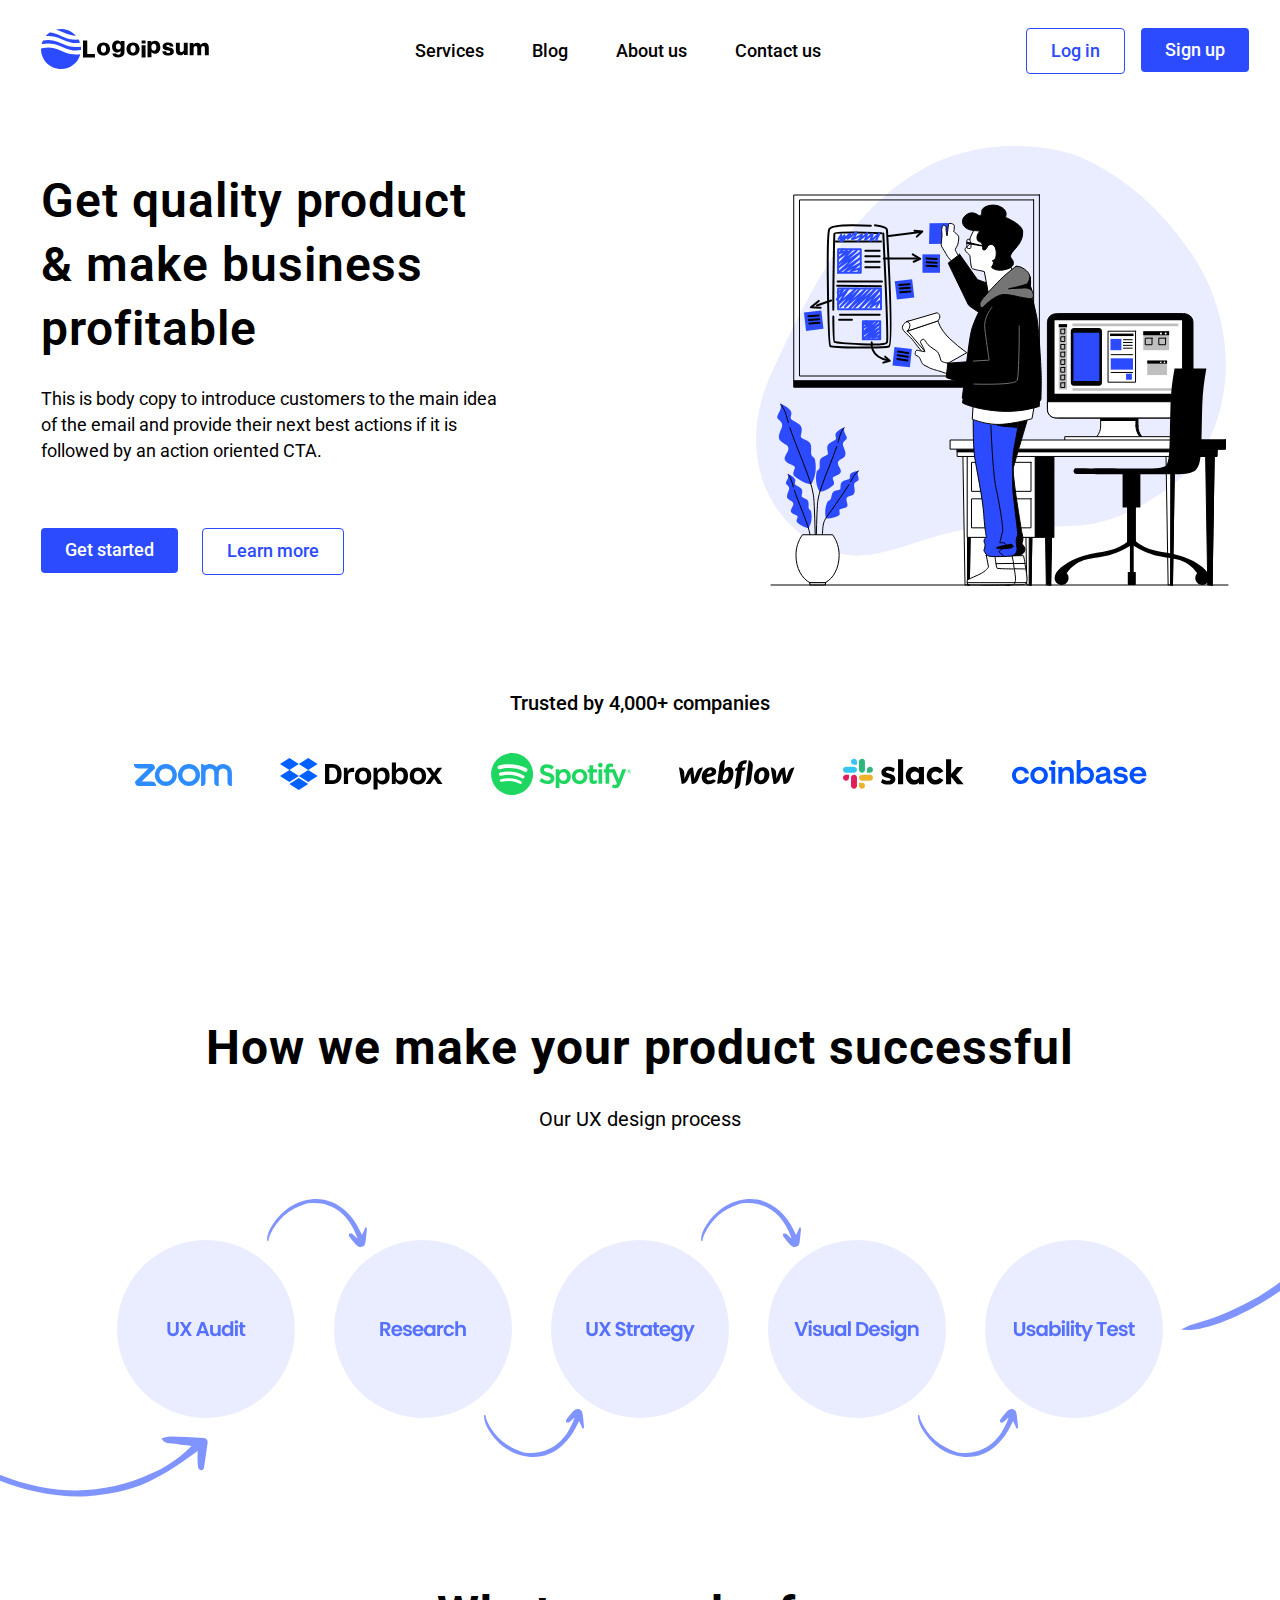
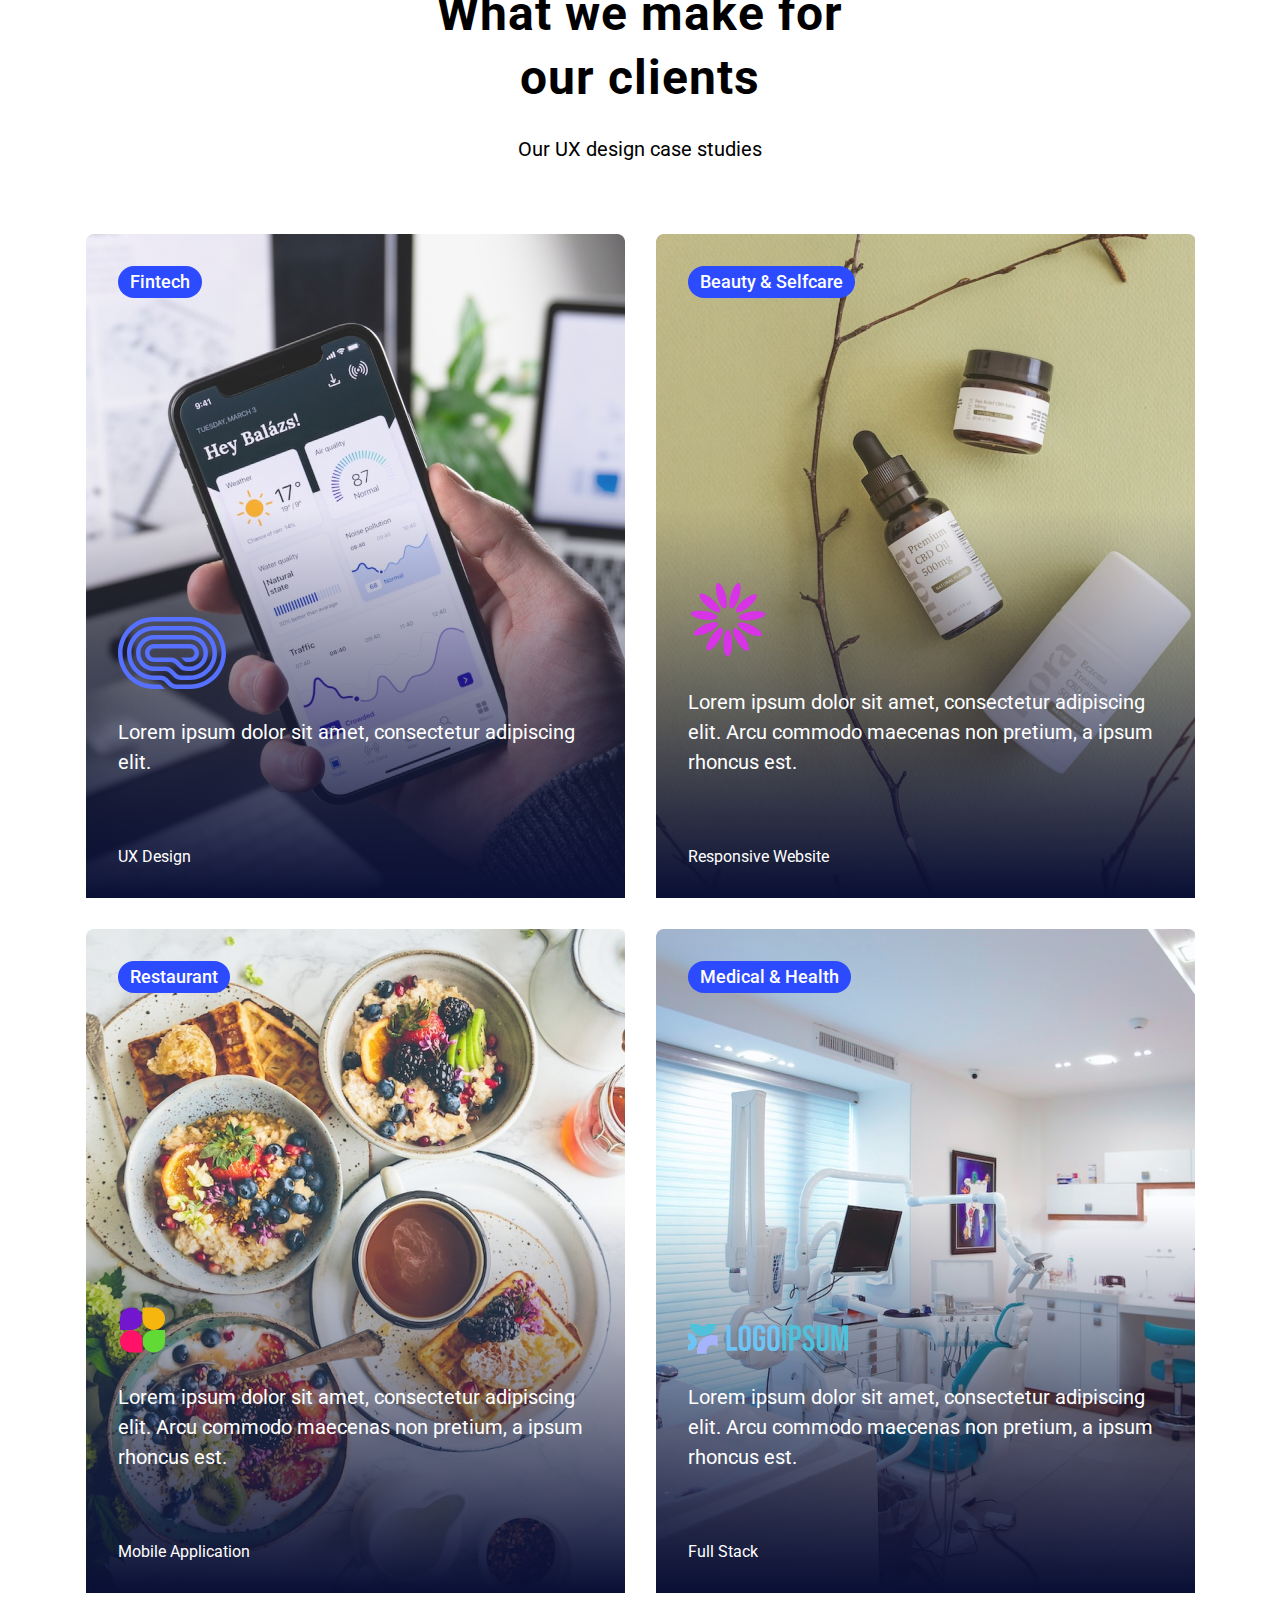
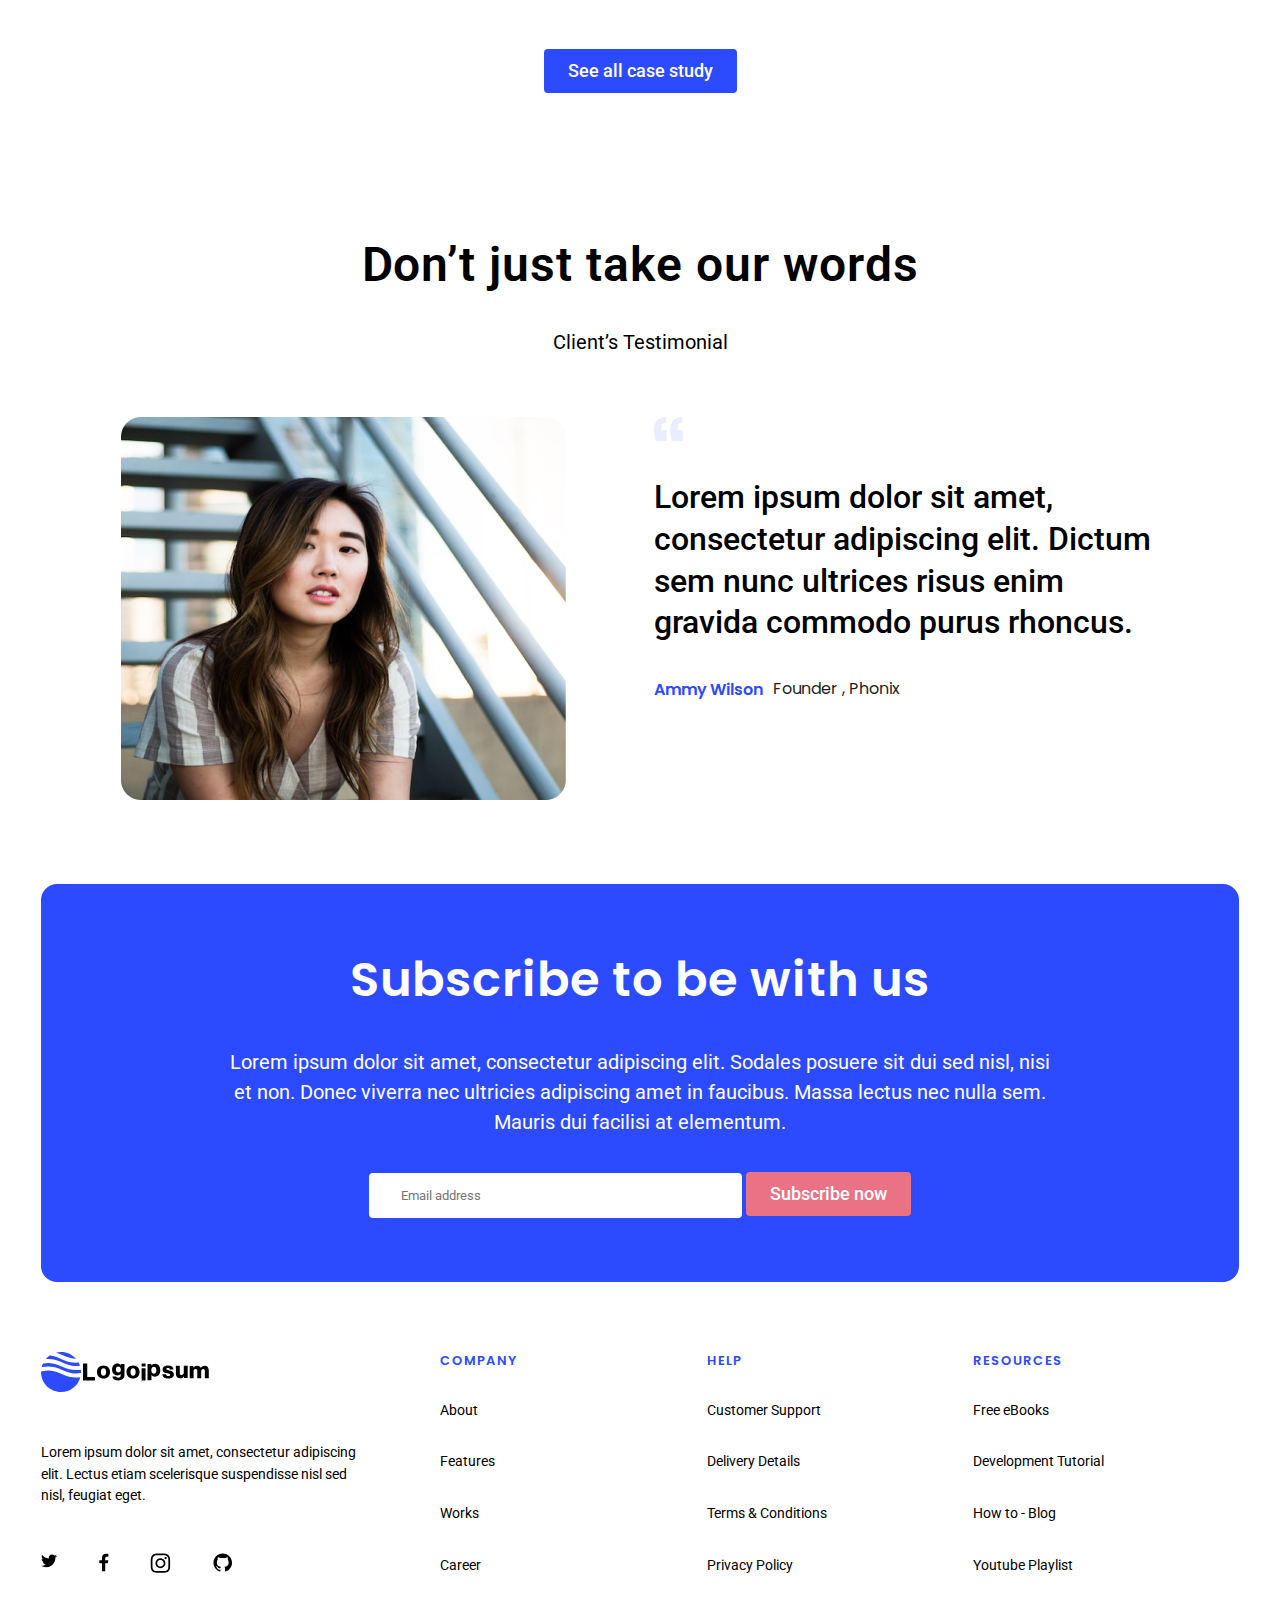
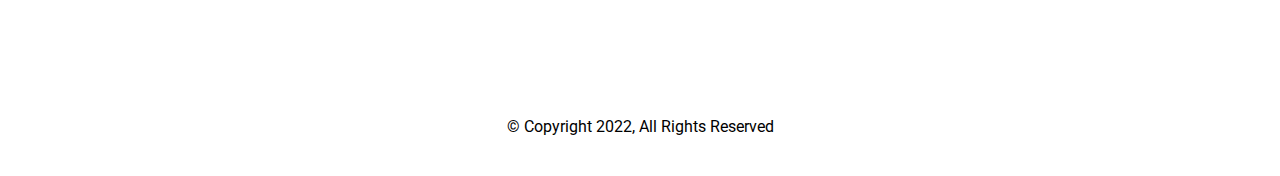
<file: index.html>
<!DOCTYPE html>
<html lang="en">
  <head>
    <meta charset="UTF-8" />
    <meta name="viewport" content="width=device-width, initial-scale=1.0" />

    <!-- fonts -->
    <link rel="preconnect" href="https://fonts.googleapis.com" />
    <link rel="preconnect" href="https://fonts.gstatic.com" crossorigin />
    <link
      href="https://fonts.googleapis.com/css2?family=Poppins:ital,wght@0,100;0,200;0,300;0,400;0,500;0,600;0,700;0,800;0,900;1,100;1,200;1,300;1,400;1,500;1,600;1,700;1,800;1,900&family=Roboto:ital,wght@0,100;0,300;0,400;0,500;0,700;0,900;1,100;1,300;1,400;1,500;1,700;1,900&display=swap"
      rel="stylesheet"
    />
    <!-- css -->
    <link rel="stylesheet" href="css/style.css" />
    <title>Portfolio Demo Site</title>
  </head>
  <body>
    <div class="container">
      <!-- header area -->

      <header>
        <div class="main-header-nav-area">
          <!-- main nav start -->

          <!-- page logo -->
          <div class="nav-logo-area">
            <a href="index.html">
              <img src="img/main-logo.svg" alt="" />
            </a>
          </div>
          <!-- hamburger button -->
          <div class="hamburger-icon">
            <a href="#">
              <img src="img/hamburger-icon.png" alt="" />
            </a>
          </div>
          <!-- cross button -->
          <div class="cross-icon">
            <a href="#">
              <img src="img/cross-icon.png" alt="" />
            </a>
          </div>

          <!-- nav area -->
          <div class="main-nav-area">
            <ul>
              <li>
                <a href="pages/service.html"> Services </a>
              </li>
              <li>
                <a href="pages/blog.html"> Blog </a>
              </li>
              <li>
                <a href="pages/about-us.html"> About us </a>
              </li>
              <li>
                <a href="pages/contact-us.html"> Contact us </a>
              </li>
            </ul>
          </div>

          <!-- nav login buttons -->
          <div class="main-nav-button-area">
            <div class="nav-btn">
              <a href="#" class="btn btn-secondary">Log in</a>
            </div>
            <div class="nav-btn">
              <a href="#" class="btn btn-Primary">Sign up </a>
            </div>
          </div>

          <!-- main nav end -->
        </div>
        <div class="header-offset"></div>
      </header>

      <!-- home hero area -->

      <section class="home-hero-area">
        <!-- home hero left side -->
        <div class="home-hero-header-with-buttons">
          <div class="hero-header">
            <h1>Get quality product & make business profitable</h1>
          </div>
          <div class="hero-discription">
            <p>
              This is body copy to introduce customers to the main idea of the
              email and provide their next best actions if it is followed by an
              action oriented CTA.
            </p>
          </div>
          <div class="home-hero-button-area">
            <div class="home-hero-button">
              <a href="#" class="btn btn-Primary">Get started</a>
            </div>
            <div class="home-hero-button">
              <a href="#" class="btn btn-secondary">Learn more</a>
            </div>
          </div>
        </div>

        <!-- home hero right side -->
        <div class="hero-image-area">
          <div class="hero-image">
            <embed src="img/Hero Illustration.svg" type="" />
          </div>
        </div>
      </section>

      <!-- home logo area -->

      <section class="home-logo-area">
        <div class="logo-area-header">
          <p>Trusted by 4,000+ companies</p>
        </div>
        <div class="logo-icon-area">
          <div class="logo-icon">
            <a href="#">
              <img src="img/zoom-logo.svg" type="" />
            </a>
          </div>
          <div class="logo-icon">
            <a href="#">
              <img src="img/drop-box-logo.svg" type="" />
            </a>
          </div>
          <div class="logo-icon">
            <a href="#">
              <img src="img/spotify-logo.svg" type="" />
            </a>
          </div>
          <div class="logo-icon">
            <a href="#">
              <img src="img/webflow.svg" type="" />
            </a>
          </div>
          <div class="logo-icon">
            <a href="#">
              <img src="img/slack.svg" type="" />
            </a>
          </div>
          <div class="logo-icon">
            <a href="#">
              <img src="img/coinbase-logo.svg" type="" />
            </a>
          </div>
        </div>
      </section>

      <!-- workflow graphic area -->

      <section class="workflow-graphic-header-and-graph-area">
        <div class="home-workflow-header">
          <h1>How we make your product successful</h1>
        </div>
        <div class="home-workflow-details">
          <p>Our UX design process</p>
        </div>
        <div class="home-workflow-graph">
          <div class="home-workflow-step-1">
            <embed
              class="design-process-arrow"
              src="img/purple-arrow-01.svg"
              type=""
            />
            <embed src="img/UX Audit.svg" type="" />
          </div>
          <div class="home-workflow-step-2">
            <embed
              class="design-process-arrow"
              src="img/purple-arrow-02.svg"
              type=""
            />
            <embed src="img/Research.svg" type="" />
          </div>
          <div class="home-workflow-step-3">
            <embed
              class="design-process-arrow"
              src="img/purple-arrow-03.svg"
              type=""
            />
            <embed src="img/UX Strategy.svg" type="" />
          </div>
          <div class="home-workflow-step-4">
            <embed
              class="design-process-arrow"
              src="img/purple-arrow-04.svg"
              type=""
            />
            <embed src="img/visual-design.svg" type="" />
          </div>
          <div class="home-workflow-step-5">
            <embed
              class="design-process-arrow"
              src="img/purple-arrow-05.svg"
              type=""
            />
            <embed src="img/usability-Test.svg" type="" />
            <embed
              class="design-process-arrow-last"
              src="img/purple-arrow-06.svg"
              type=""
            />
          </div>
        </div>
      </section>

      <!-- Home case study area -->

      <section class="home-case-study-area">
        <div class="case-study-header">
          <h1>What we make for our clients</h1>
        </div>

        <div class="case-study-details">
          <p>Our UX design case studies</p>
        </div>

        <div class="case-study-article-area">
          <div class="case-study-card">
            <a href="#">
              <div class="case-study-card-inner-1">
                <div class="case-study-pill">
                  <a href="#" class="btn btn-pill btn-Primary">Fintech</a>
                </div>
                <div class="case-study-details-with-logo">
                  <div class="case-study-logo">
                    <a href="#">
                      <img src="img/case-study-logo-01.svg" type="" />
                    </a>
                  </div>
                  <div class="case-study-details">
                    <p>
                      Lorem ipsum dolor sit amet, consectetur adipiscing elit.
                    </p>
                  </div>
                  <div class="case-study-service-type">
                    <p>UX Design</p>
                  </div>
                </div>
              </div>
            </a>
          </div>

          <div class="case-study-card">
            <a href="#">
              <div class="case-study-card-inner-2">
                <div class="case-study-pill">
                  <a href="#" class="btn btn-pill btn-Primary"
                    >Beauty & Selfcare</a
                  >
                </div>
                <div class="case-study-details-with-logo">
                  <div class="case-study-logo">
                    <a href="#">
                      <img src="img/case-study-logo-02.svg" type="" />
                    </a>
                  </div>
                  <div class="case-study-details">
                    <p>
                      Lorem ipsum dolor sit amet, consectetur adipiscing elit.
                      Arcu commodo maecenas non pretium, a ipsum rhoncus est.
                    </p>
                  </div>
                  <div class="case-study-service-type">
                    <p>Responsive Website</p>
                  </div>
                </div>
              </div>
            </a>
          </div>

          <div class="case-study-card">
            <a href="#">
              <div class="case-study-card-inner-3">
                <div class="case-study-pill">
                  <a href="#" class="btn btn-pill btn-Primary">Restaurant</a>
                </div>
                <div class="case-study-details-with-logo">
                  <div class="case-study-logo">
                    <a href="#">
                      <img src="img/case-study-logo-03.svg" type="" />
                    </a>
                  </div>
                  <div class="case-study-details">
                    <p>
                      Lorem ipsum dolor sit amet, consectetur adipiscing elit.
                      Arcu commodo maecenas non pretium, a ipsum rhoncus est.
                    </p>
                  </div>
                  <div class="case-study-service-type">
                    <p>Mobile Application</p>
                  </div>
                </div>
              </div>
            </a>
          </div>

          <div class="case-study-card">
            <a href="#">
              <div class="case-study-card-inner-4">
                <div class="case-study-pill">
                  <a href="#" class="btn btn-pill btn-Primary"
                    >Medical & Health</a
                  >
                </div>
                <div class="case-study-details-with-logo">
                  <div class="case-study-logo">
                    <a href="#">
                      <img src="img/case-study-logo-04.svg" type="" />
                    </a>
                  </div>
                  <div class="case-study-details">
                    <p>
                      Lorem ipsum dolor sit amet, consectetur adipiscing elit.
                      Arcu commodo maecenas non pretium, a ipsum rhoncus est.
                    </p>
                  </div>
                  <div class="case-study-service-type">
                    <p>Full Stack</p>
                  </div>
                </div>
              </div>
            </a>
          </div>
        </div>

        <div class="case-study-button-are">
          <div class="case-study-button">
            <a href="#" class="btn btn-Primary"> See all case study </a>
          </div>
        </div>
      </section>

      <!-- testimonial area -->

      <section class="testimonial-area">
        <div class="testimonial-header">
          <h1>Don’t just take our words</h1>
        </div>
        <div class="testimonial-details">
          <p>Client’s Testimonial</p>
        </div>
        <div class="testimonial-card-area">
          <div class="testimonial-card">
            <div class="testimonial-card-image">
              <embed src="img/home-testimonial.jpg" type="" />
            </div>
            <div class="testimonial-card-details">
              <embed src="img/testimonial-q.svg" type="" />
              <h4>
                Lorem ipsum dolor sit amet, consectetur adipiscing elit. Dictum
                sem nunc ultrices risus enim gravida commodo purus rhoncus.
              </h4>
              <div class="testimonial-person-details">
                <div class="person-name">
                  <p>Ammy Wilson</p>
                </div>
                <div class="person-position">
                  <p>Founder , Phonix</p>
                </div>
              </div>
            </div>
          </div>
        </div>
      </section>

      <!-- newsletter area -->

      <section class="newsletter-area">
        <div class="newsletter-header">
          <h1>Subscribe to be with us</h1>
        </div>
        <div class="newsletter-details">
          <p>
            Lorem ipsum dolor sit amet, consectetur adipiscing elit. Sodales
            posuere sit dui sed nisl, nisi et non. Donec viverra nec ultricies
            adipiscing amet in faucibus. Massa lectus nec nulla sem. Mauris dui
            facilisi at elementum.
          </p>
        </div>
        <div class="newsletter-form">
          <form>
            <input
              class="newsletter-signup-form"
              type="text"
              placeholder="Email address"
            />
            <button class="newsletter-button btn btn-Tertiary">
              Subscribe now
            </button>
          </form>
        </div>
      </section>

      <!-- footer-area-start  -->

      <!-- main footer area -->

      <section class="main-footer-area">
        <div class="company-details-area">
          <div class="footer-logo-area">
            <a href="index.html">
              <img src="img/main-logo.svg" type="" />
            </a>
          </div>
          <div class="footer-details-area">
            <p>
              Lorem ipsum dolor sit amet, consectetur adipiscing elit. Lectus
              etiam scelerisque suspendisse nisl sed nisl, feugiat eget.
            </p>
          </div>
          <div class="footer-social-logo-area">
            <div class="footer-social-logo">
              <a href="#">
                <img src="img/logo-twitter 2.svg" type="" />
              </a>
            </div>
            <div class="footer-social-logo">
              <a href="#">
                <img src="img/logo-fb-simple 2.svg" type="" />
              </a>
            </div>
            <div class="footer-social-logo">
              <a href="#">
                <img src="img/instagram-logo.svg" type="" />
              </a>
            </div>
            <div class="footer-social-logo">
              <a href="#">
                <img src="img/github.svg" type="" />
              </a>
            </div>
          </div>
        </div>
        <div class="footer-link-area">
          <div class="footer-link-col">
            <div class="col-header">
              <p>COMPANY</p>
            </div>
            <div class="footer-links">
              <ul>
                <li>
                  <a href="#">About</a>
                </li>
                <li>
                  <a href="#">Features</a>
                </li>
                <li>
                  <a href="#">Works</a>
                </li>
                <li>
                  <a href="#">Career</a>
                </li>
              </ul>
            </div>
          </div>
          <div class="footer-link-col">
            <div class="col-header">
              <p>HELP</p>
            </div>
            <div class="footer-links">
              <ul>
                <li>
                  <a href="#">Customer Support</a>
                </li>
                <li>
                  <a href="#">Delivery Details</a>
                </li>
                <li>
                  <a href="#">Terms & Conditions</a>
                </li>
                <li>
                  <a href="#">Privacy Policy</a>
                </li>
              </ul>
            </div>
          </div>
          <div class="footer-link-col">
            <div class="col-header">
              <p>RESOURCES</p>
            </div>
            <div class="footer-links">
              <ul>
                <li>
                  <a href="#">Free eBooks</a>
                </li>
                <li>
                  <a href="#">Development Tutorial</a>
                </li>
                <li>
                  <a href="#">How to - Blog</a>
                </li>
                <li>
                  <a href="#">Youtube Playlist</a>
                </li>
              </ul>
            </div>
          </div>
        </div>
      </section>

      <!-- copyright footer area -->

      <section class="copyright-footer-area">
        <div class="copyright-text">
          <p>&copy; Copyright 2022, All Rights Reserved</p>
        </div>
      </section>

      <!-- footer-area-end  -->
    </div>
    <!-- javaScript -->

    <script src="js/app.js"></script>
  </body>
</html>
</file>
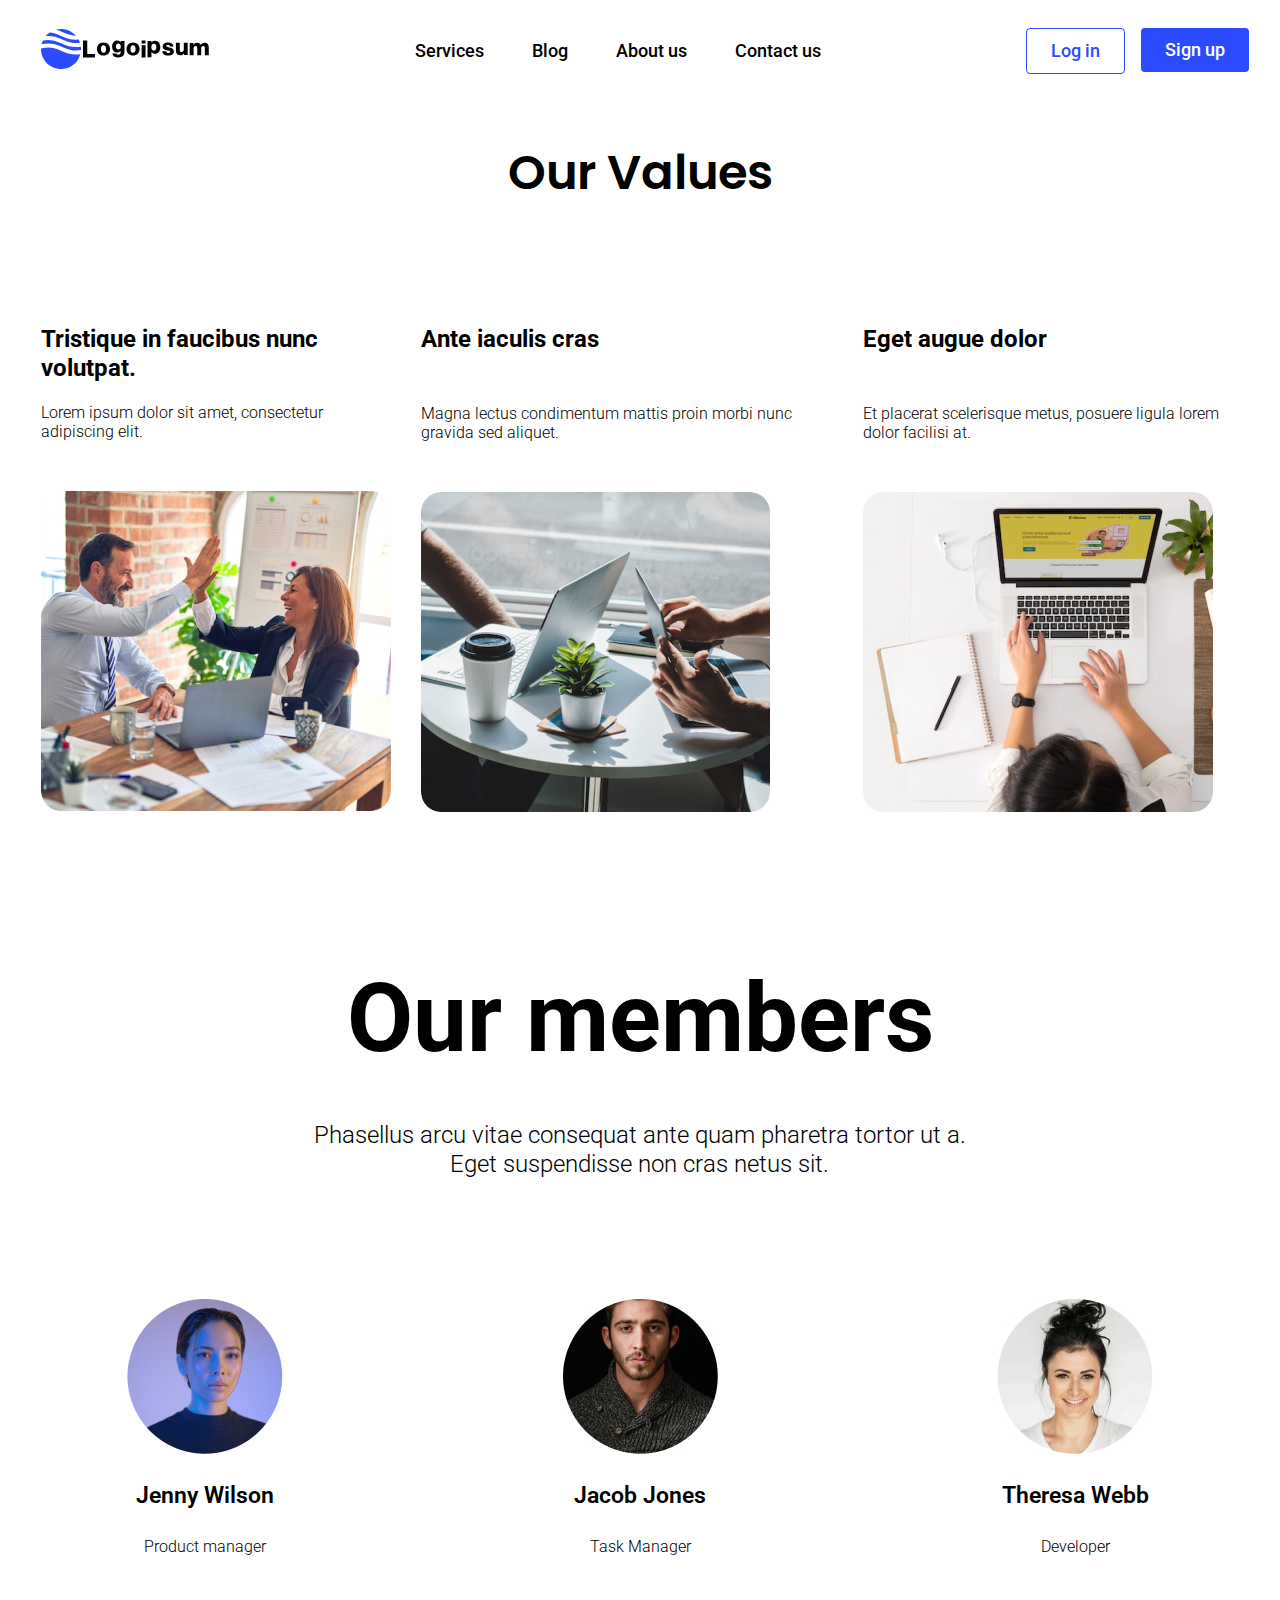
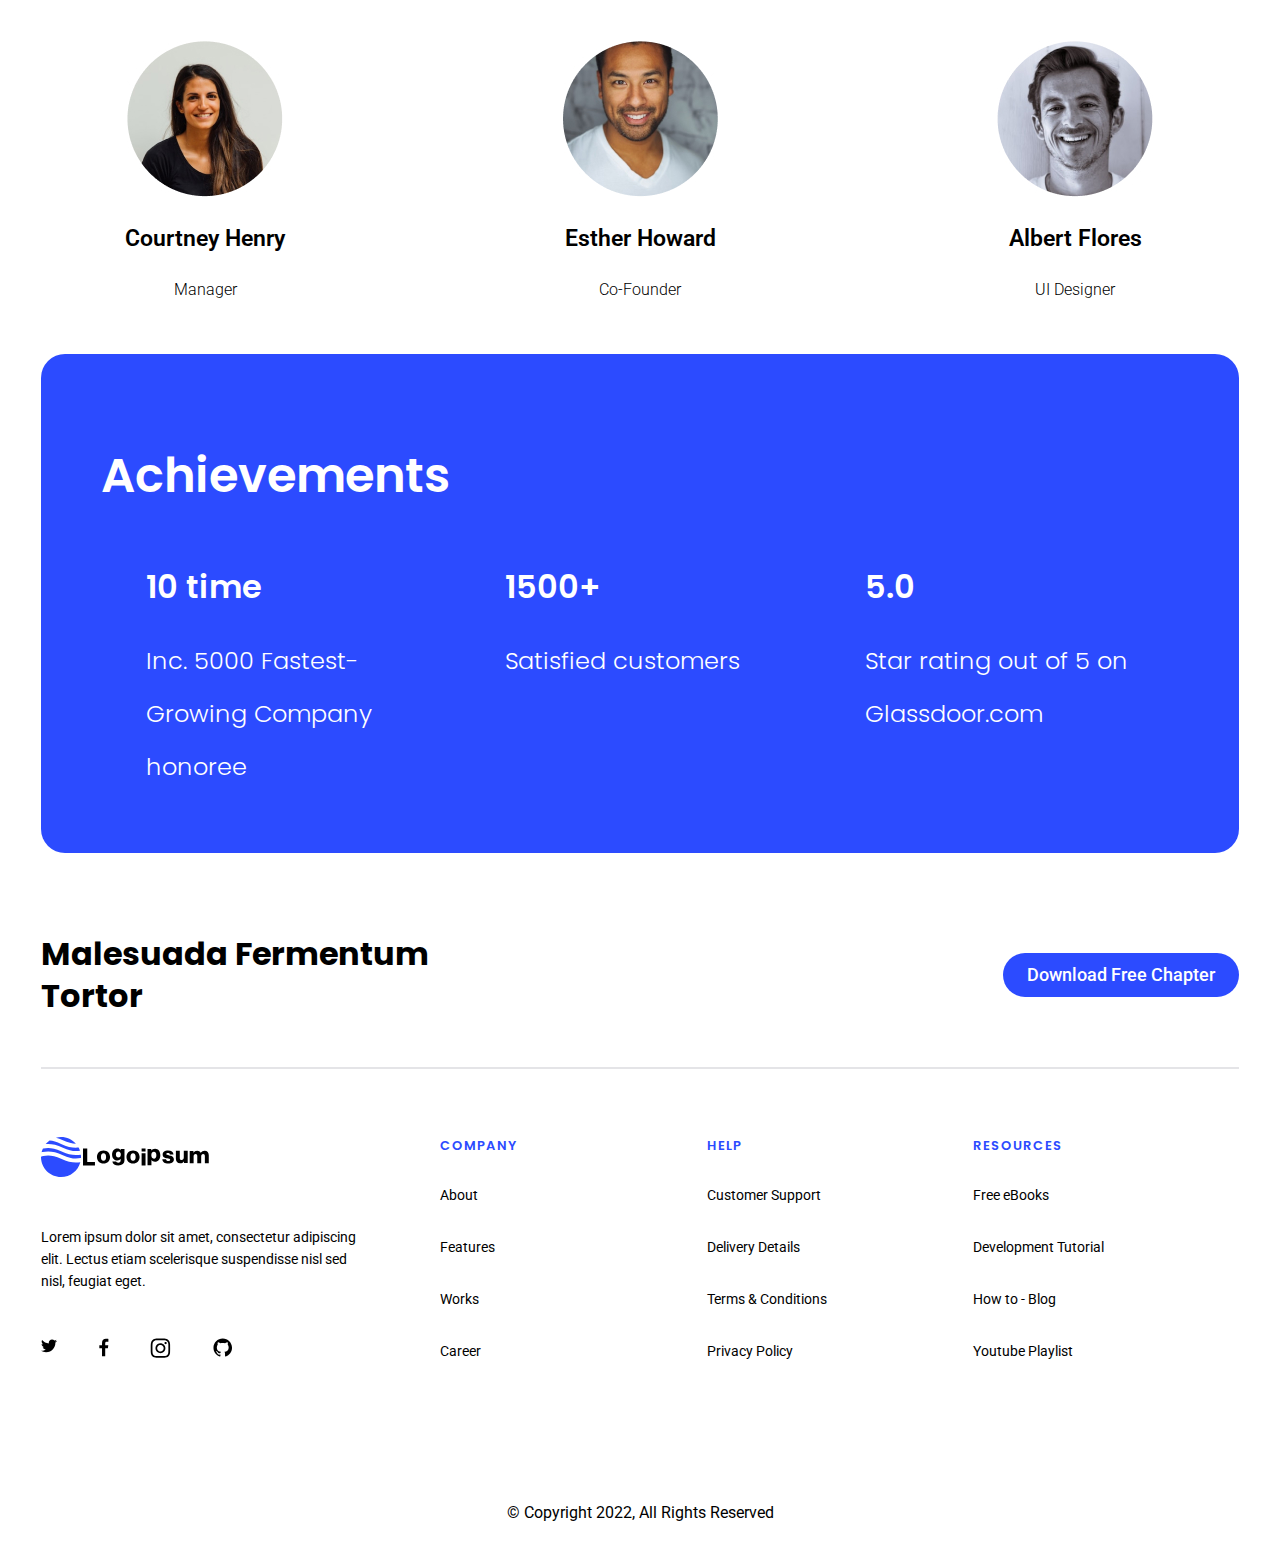
<file: pages/about-us.html>
<!DOCTYPE html>
<html lang="en">
  <head>
    <meta charset="UTF-8" />
    <meta name="viewport" content="width=device-width, initial-scale=1.0" />

    <!-- fonts -->
    <link rel="preconnect" href="https://fonts.googleapis.com" />
    <link rel="preconnect" href="https://fonts.gstatic.com" crossorigin />
    <link
      href="https://fonts.googleapis.com/css2?family=Poppins:ital,wght@0,100;0,200;0,300;0,400;0,500;0,600;0,700;0,800;0,900;1,100;1,200;1,300;1,400;1,500;1,600;1,700;1,800;1,900&family=Roboto:ital,wght@0,100;0,300;0,400;0,500;0,700;0,900;1,100;1,300;1,400;1,500;1,700;1,900&display=swap"
      rel="stylesheet"
    />
    <!-- css -->
    <link rel="stylesheet" href="../css/style.css" />
    <title>Portfolio Demo Site</title>
  </head>
  <body>
    <div class="container">
      <!-- header area -->

      <header>
        <div class="main-header-nav-area">
          <!-- main nav start -->

          <!-- page logo -->
          <div class="nav-logo-area">
            <a href="../index.html">
              <img src="../img/main-logo.svg" alt="" />
            </a>
          </div>
          <!-- hamburger button -->
          <div class="hamburger-icon">
            <a href="#">
              <img src="../img/hamburger-icon.png" alt="" />
            </a>
          </div>
          <!-- cross button -->
          <div class="cross-icon">
            <a href="#">
              <img src="../img/cross-icon.png" alt="" />
            </a>
          </div>

          <!-- nav area -->
          <div class="main-nav-area">
            <ul>
              <li>
                <a href="../pages/service.html"> Services </a>
              </li>
              <li>
                <a href="../pages/blog.html"> Blog </a>
              </li>
              <li>
                <a href="../pages/about-us.html"> About us </a>
              </li>
              <li>
                <a href="../pages/contact-us.html"> Contact us </a>
              </li>
            </ul>
          </div>

          <!-- nav login buttons -->
          <div class="main-nav-button-area">
            <div class="nav-btn">
              <a href="#" class="btn btn-secondary">Log in</a>
            </div>
            <div class="nav-btn">
              <a href="#" class="btn btn-Primary">Sign up </a>
            </div>
          </div>

          <!-- main nav end -->
        </div>
        <div class="header-offset"></div>
      </header>

      <!-- Values area -->

      <section class="our-values-area">
        <div class="our-values-header">
          <h1>Our Values</h1>
        </div>
        <div class="our-value-card-area">
          <div class="our-value-card">
            <div class="our-value-card-header">
              <h4>Tristique in faucibus nunc volutpat.</h4>
            </div>
            <div class="our-value-card-details">
              <p>Lorem ipsum dolor sit amet, consectetur adipiscing elit.</p>
            </div>
            <div class="our-value-card-img">
              <embed src="../img/about-page-values-01.jpg" type="" />
            </div>
          </div>
          <div class="our-value-card">
            <div class="our-value-card-header">
              <h4>Ante iaculis cras</h4>
            </div>
            <div class="our-value-card-details">
              <p>
                Magna lectus condimentum mattis proin morbi nunc gravida sed
                aliquet.
              </p>
            </div>
            <div class="our-value-card-img">
              <embed src="../img/about-page-values-02.jpg" type="" />
            </div>
          </div>
          <div class="our-value-card">
            <div class="our-value-card-header">
              <h4>Eget augue dolor</h4>
            </div>
            <div class="our-value-card-details">
              <p>
                Et placerat scelerisque metus, posuere ligula lorem dolor
                facilisi at.
              </p>
            </div>
            <div class="our-value-card-img">
              <embed src="../img/about-page-values-03.jpg" type="" />
            </div>
          </div>
        </div>
      </section>

      <!-- member area -->

      <section class="our-members-area">
        <div class="our-members-header-area">
          <h1>Our members</h1>
        </div>
        <div class="our-member-para-area">
          <p>
            Phasellus arcu vitae consequat ante quam pharetra tortor ut a. Eget
            suspendisse non cras netus sit.
          </p>
        </div>
        <div class="member-headshot-with-details-area">
          <div class="member-headshot">
            <div class="member-face-img">
              <embed src="../img/about-page-member-01.jpg" type="" />
            </div>
            <div class="member-name">
              <p>Jenny Wilson</p>
            </div>
            <div class="member-position">
              <p>Product manager</p>
            </div>
          </div>
          <div class="member-headshot">
            <div class="member-face-img">
              <embed src="../img/about-page-member-02.jpg" type="" />
            </div>
            <div class="member-name">
              <p>Jacob Jones</p>
            </div>
            <div class="member-position">
              <p>Task Manager</p>
            </div>
          </div>
          <div class="member-headshot">
            <div class="member-face-img">
              <embed src="../img/about-page-member-03.jpg" type="" />
            </div>
            <div class="member-name">
              <p>Theresa Webb</p>
            </div>
            <div class="member-position">
              <p>Developer</p>
            </div>
          </div>
          <div class="member-headshot">
            <div class="member-face-img">
              <embed src="../img/about-page-member-04.jpg" type="" />
            </div>
            <div class="member-name">
              <p>Courtney Henry</p>
            </div>
            <div class="member-position">
              <p>Manager</p>
            </div>
          </div>
          <div class="member-headshot">
            <div class="member-face-img">
              <embed src="../img/about-page-member-05.jpg" type="" />
            </div>
            <div class="member-name">
              <p>Esther Howard</p>
            </div>
            <div class="member-position">
              <p>Co-Founder</p>
            </div>
          </div>
          <div class="member-headshot">
            <div class="member-face-img">
              <embed src="../img/about-page-member-06.jpg" type="" />
            </div>
            <div class="member-name">
              <p>Albert Flores</p>
            </div>
            <div class="member-position">
              <p>UI Designer</p>
            </div>
          </div>
        </div>
      </section>

      <!-- Achievements Card area -->

      <section class="achievement-card-area">
        <div class="achivement-card-heading">
          <h1>Achievements</h1>
        </div>
        <div class="achivement-counter-with-details-area">
          <div class="achivement-segment">
            <div class="achivement-info">
              <p>10 time</p>
            </div>
            <div class="achivement-details">
              <p>Inc. 5000 Fastest-Growing Company honoree</p>
            </div>
          </div>
          <div class="achivement-segment">
            <div class="achivement-info">
              <p>1500+</p>
            </div>
            <div class="achivement-details">
              <p>Satisfied customers</p>
            </div>
          </div>
          <div class="achivement-segment">
            <div class="achivement-info">
              <p>5.0</p>
            </div>
            <div class="achivement-details">
              <p>Star rating out of 5 on Glassdoor.com</p>
            </div>
          </div>
        </div>
      </section>

      <!-- free chapter download area -->

      <section class="free-chapert-download-area">
        <div class="chapter-header-and-button-area">
          <div class="chapter-header">
            <h3>Malesuada Fermentum Tortor</h3>
          </div>
          <div class="chapter-download-button">
            <div class="download-btn">
              <a
                href="../data/Gate Instructions.pdf"
                target="_blank"
                class="btn btn-pill btn-Primary"
                >Download Free Chapter</a
              >
            </div>
          </div>
        </div>
      </section>

      <!-- footer-area-start  -->

      <!-- main footer area -->

      <section class="main-footer-area">
        <div class="company-details-area">
          <div class="footer-logo-area">
            <a href="index.html">
              <img src="../img/main-logo.svg" type="" />
            </a>
          </div>
          <div class="footer-details-area">
            <p>
              Lorem ipsum dolor sit amet, consectetur adipiscing elit. Lectus
              etiam scelerisque suspendisse nisl sed nisl, feugiat eget.
            </p>
          </div>
          <div class="footer-social-logo-area">
            <div class="footer-social-logo">
              <a href="#">
                <img src="../img/logo-twitter 2.svg" type="" />
              </a>
            </div>
            <div class="footer-social-logo">
              <a href="#">
                <img src="../img/logo-fb-simple 2.svg" type="" />
              </a>
            </div>
            <div class="footer-social-logo">
              <a href="#">
                <img src="../img/instagram-logo.svg" type="" />
              </a>
            </div>
            <div class="footer-social-logo">
              <a href="#">
                <img src="../img/github.svg" type="" />
              </a>
            </div>
          </div>
        </div>
        <div class="footer-link-area">
          <div class="footer-link-col">
            <div class="col-header">
              <p>COMPANY</p>
            </div>
            <div class="footer-links">
              <ul>
                <li>
                  <a href="#">About</a>
                </li>
                <li>
                  <a href="#">Features</a>
                </li>
                <li>
                  <a href="#">Works</a>
                </li>
                <li>
                  <a href="#">Career</a>
                </li>
              </ul>
            </div>
          </div>
          <div class="footer-link-col">
            <div class="col-header">
              <p>HELP</p>
            </div>
            <div class="footer-links">
              <ul>
                <li>
                  <a href="#">Customer Support</a>
                </li>
                <li>
                  <a href="#">Delivery Details</a>
                </li>
                <li>
                  <a href="#">Terms & Conditions</a>
                </li>
                <li>
                  <a href="#">Privacy Policy</a>
                </li>
              </ul>
            </div>
          </div>
          <div class="footer-link-col">
            <div class="col-header">
              <p>RESOURCES</p>
            </div>
            <div class="footer-links">
              <ul>
                <li>
                  <a href="#">Free eBooks</a>
                </li>
                <li>
                  <a href="#">Development Tutorial</a>
                </li>
                <li>
                  <a href="#">How to - Blog</a>
                </li>
                <li>
                  <a href="#">Youtube Playlist</a>
                </li>
              </ul>
            </div>
          </div>
        </div>
      </section>

      <!-- copyright footer area -->

      <section class="copyright-footer-area">
        <div class="copyright-text">
          &copy; Copyright 2022, All Rights Reserved
        </div>
      </section>

      <!-- footer-area-end  -->
    </div>
    <!-- javaScript -->

    <script src="../js/app.js"></script>
  </body>
</html>
</file>
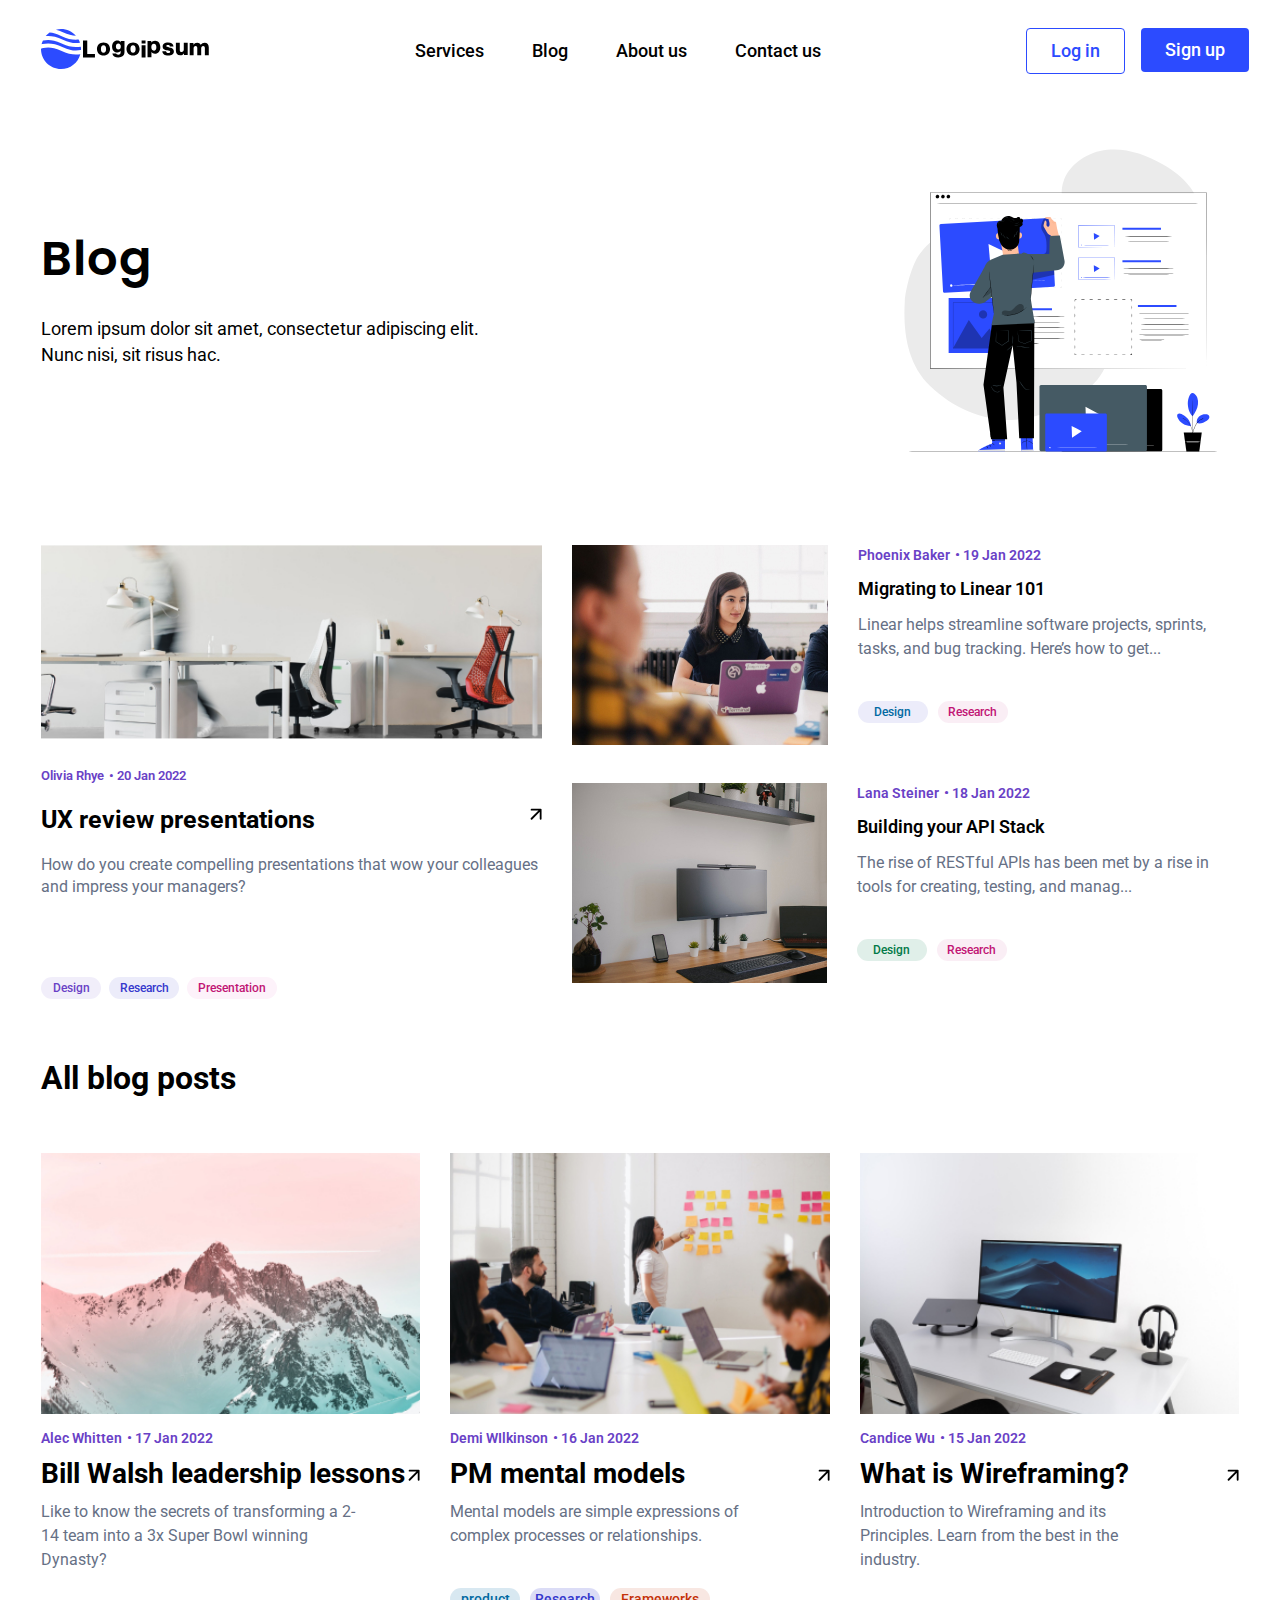
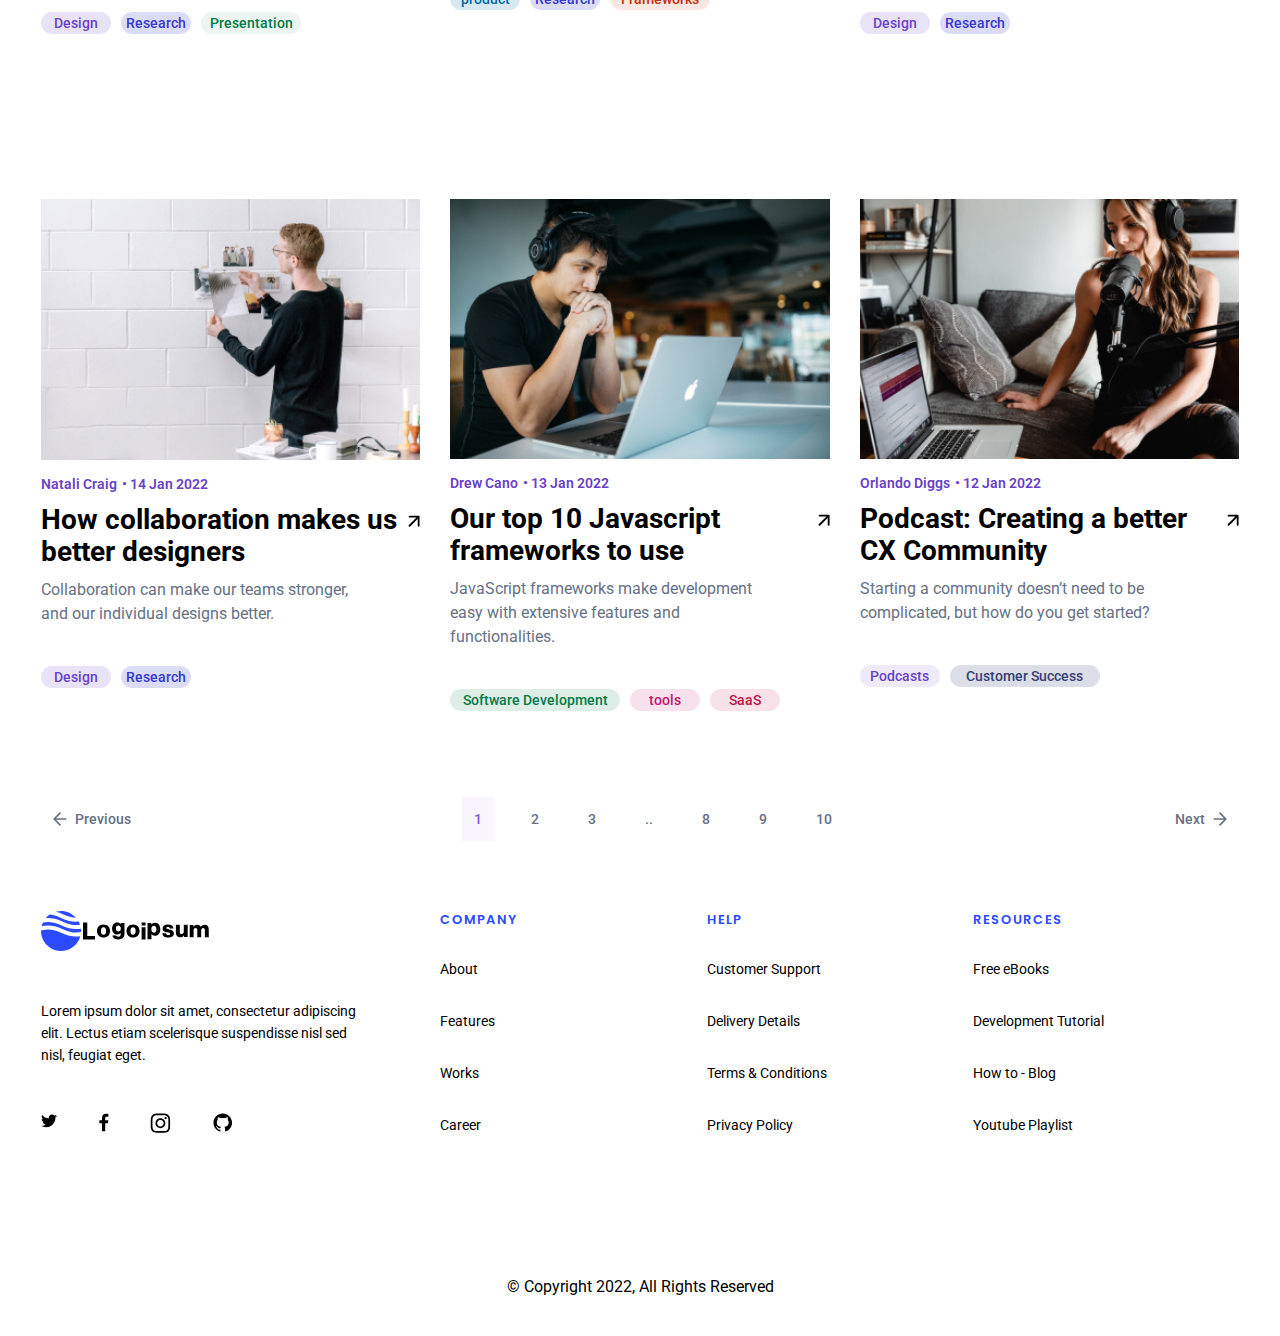
<file: pages/blog.html>
<!DOCTYPE html>
<html lang="en">
  <head>
    <meta charset="UTF-8" />
    <meta name="viewport" content="width=device-width, initial-scale=1.0" />

    <!-- fonts -->
    <link rel="preconnect" href="https://fonts.googleapis.com" />
    <link rel="preconnect" href="https://fonts.gstatic.com" crossorigin />
    <link
      href="https://fonts.googleapis.com/css2?family=Poppins:ital,wght@0,100;0,200;0,300;0,400;0,500;0,600;0,700;0,800;0,900;1,100;1,200;1,300;1,400;1,500;1,600;1,700;1,800;1,900&family=Roboto:ital,wght@0,100;0,300;0,400;0,500;0,700;0,900;1,100;1,300;1,400;1,500;1,700;1,900&display=swap"
      rel="stylesheet"
    />
    <!-- css -->
    <link rel="stylesheet" href="../css/style.css" />
    <title>Portfolio Demo Site</title>
  </head>
  <body>
    <div class="container">
      <!-- header area -->

      <header>
        <div class="main-header-nav-area">
          <!-- main nav start -->

          <!-- page logo -->
          <div class="nav-logo-area">
            <a href="../index.html">
              <img src="../img/main-logo.svg" alt="" />
            </a>
          </div>
          <!-- hamburger button -->
          <div class="hamburger-icon">
            <a href="#">
              <img src="../img/hamburger-icon.png" alt="" />
            </a>
          </div>
          <!-- cross button -->
          <div class="cross-icon">
            <a href="#">
              <img src="../img/cross-icon.png" alt="" />
            </a>
          </div>

          <!-- nav area -->
          <div class="main-nav-area">
            <ul>
              <li>
                <a href="../pages/service.html"> Services </a>
              </li>
              <li>
                <a href="../pages/blog.html"> Blog </a>
              </li>
              <li>
                <a href="../pages/about-us.html"> About us </a>
              </li>
              <li>
                <a href="../pages/contact-us.html"> Contact us </a>
              </li>
            </ul>
          </div>

          <!-- nav login buttons -->
          <div class="main-nav-button-area">
            <div class="nav-btn">
              <a href="#" class="btn btn-secondary">Log in</a>
            </div>
            <div class="nav-btn">
              <a href="#" class="btn btn-Primary">Sign up </a>
            </div>
          </div>

          <!-- main nav end -->
        </div>
        <div class="header-offset"></div>
      </header>

      <!-- blog hero area -->

      <section class="blog-hero-area">
        <div class="blog-hero-header-area">
          <div class="blog-hero-header">
            <h1>Blog</h1>
          </div>
          <div class="blog-hero-details">
            <p>
              Lorem ipsum dolor sit amet, consectetur adipiscing elit. Nunc
              nisi, sit risus hac.
            </p>
          </div>
        </div>
        <div class="blog-hero-image">
          <embed src="../img/blog-hero.svg" type="" />
        </div>
      </section>

      <!-- Blog static fixed blog area -->

      <section class="fixed-static-blog-area">
        <div class="half-screen-static-blog">
          <div class="static-big-single-blog">
            <div class="static-blog-cover-image">
              <embed src="../img/blog-fixed-1.jpg" type="" />
            </div>
            <div class="static-blog-details">
              <div class="static-blog-writer-with-date">
                <div class="static-blog-writer">
                  <p>Olivia Rhye</p>
                </div>
                <div class="static-blog-date">
                  <p>• 20 Jan 2022</p>
                </div>
              </div>
              <div class="static-blog-header-with-arrow">
                <div class="static-blog-header">
                  <h3>UX review presentations</h3>
                </div>
                <div class="static-blog-link-arrow">
                  <embed src="../img/blog-link-arrow.svg" type="" />
                </div>
              </div>
              <div class="static-blog-preview-details">
                <p>
                  How do you create compelling presentations that wow your
                  colleagues and impress your managers?
                </p>
              </div>
              <div class="static-blog-tag-area">
                <div class="static-blog-tag design">
                  <p>Design</p>
                </div>
                <div class="static-blog-tag research">
                  <p>Research</p>
                </div>
                <div class="static-blog-tag presentation">
                  <p>Presentation</p>
                </div>
              </div>
            </div>
          </div>
        </div>
        <div class="half-screen-static-blog">
          <div class="static-small-single-blog">
            <div class="static-blog-cover-image">
              <embed src="../img/blog-fixed-2.jpg" type="" />
            </div>

            <div class="static-blog-details">
              <div class="static-blog-writer-with-date">
                <div class="static-blog-writer">
                  <p>Phoenix Baker</p>
                </div>
                <div class="static-blog-date">
                  <p>• 19 Jan 2022</p>
                </div>
              </div>
              <div class="static-blog-header">
                <h3>Migrating to Linear 101</h3>
              </div>
              <div class="static-blog-preview-details">
                <p>
                  Linear helps streamline software projects, sprints, tasks, and
                  bug tracking. Here’s how to get...
                </p>
              </div>
              <div class="static-blog-tag-area">
                <div class="static-blog-tag design">
                  <p>Design</p>
                </div>
                <div class="static-blog-tag research">
                  <p>Research</p>
                </div>
              </div>
            </div>
          </div>
          <div class="static-small-single-blog">
            <div class="static-blog-cover-image">
              <embed src="../img/blog-fixed-3.jpg" type="" />
            </div>

            <div class="static-blog-details">
              <div class="static-blog-writer-with-date">
                <div class="static-blog-writer">
                  <p>Lana Steiner</p>
                </div>
                <div class="static-blog-date">
                  <p>• 18 Jan 2022</p>
                </div>
              </div>
              <div class="static-blog-header">
                <h3>Building your API Stack</h3>
              </div>
              <div class="static-blog-preview-details">
                <p>
                  The rise of RESTful APIs has been met by a rise in tools for
                  creating, testing, and manag...
                </p>
              </div>
              <div class="static-blog-tag-area">
                <div class="static-blog-tag design">
                  <p>Design</p>
                </div>
                <div class="static-blog-tag research">
                  <p>Research</p>
                </div>
              </div>
            </div>
          </div>
        </div>
      </section>

      <!-- All blog post area -->

      <!-- all blog pagination area start -->

      <section class="all-blog-pagination-area">
        <div class="blog-post-area-header">
          <h1>All blog posts</h1>
        </div>
        <div class="all-blog-container">
          <div class="single-dynamic-blog">
            <div class="dynamic-blog-cover-image">
              <embed src="../img/blog-img-1.jpg" type="" />
            </div>
            <div class="dynamic-blog-details">
              <div class="dynamic-blog-writer-with-date">
                <div class="dynamic-blog-writer">
                  <p>Alec Whitten</p>
                </div>
                <div class="dynamic-blog-date">
                  <p>• 17 Jan 2022</p>
                </div>
              </div>
              <div class="dynamic-blog-header-with-arrow">
                <div class="dynamic-blog-header">
                  <h3>Bill Walsh leadership lessons</h3>
                </div>
                <div class="dynamic-blog-link-arrow">
                  <embed src="../img/blog-link-arrow.svg" type="" />
                </div>
              </div>
              <div class="dynamic-blog-preview-details">
                <p>
                  Like to know the secrets of transforming a 2-14 team into a 3x
                  Super Bowl winning Dynasty?
                </p>
              </div>
              <div class="dynamic-blog-tag-area">
                <div class="blog-tag design">
                  <p>Design</p>
                </div>
                <div class="blog-tag research">
                  <p>Research</p>
                </div>
                <div class="blog-tag presentation">
                  <p>Presentation</p>
                </div>
              </div>
            </div>
          </div>

          <div class="single-dynamic-blog">
            <div class="dynamic-blog-cover-image">
              <embed src="../img/blog-img-2.jpg" type="" />
            </div>
            <div class="dynamic-blog-details">
              <div class="dynamic-blog-writer-with-date">
                <div class="dynamic-blog-writer">
                  <p>Demi WIlkinson</p>
                </div>
                <div class="dynamic-blog-date">
                  <p>• 16 Jan 2022</p>
                </div>
              </div>
              <div class="dynamic-blog-header-with-arrow">
                <div class="dynamic-blog-header">
                  <h3>PM mental models</h3>
                </div>
                <div class="dynamic-blog-link-arrow">
                  <embed src="../img/blog-link-arrow.svg" type="" />
                </div>
              </div>
              <div class="dynamic-blog-preview-details">
                <p>
                  Mental models are simple expressions of complex processes or
                  relationships.
                </p>
              </div>
              <div class="dynamic-blog-tag-area">
                <div class="blog-tag product">
                  <p>product</p>
                </div>
                <div class="blog-tag research">
                  <p>Research</p>
                </div>
                <div class="blog-tag frameworks">
                  <p>Frameworks</p>
                </div>
              </div>
            </div>
          </div>

          <div class="single-dynamic-blog">
            <div class="dynamic-blog-cover-image">
              <embed src="../img/blog-img-3.jpg" type="" />
            </div>
            <div class="dynamic-blog-details">
              <div class="dynamic-blog-writer-with-date">
                <div class="dynamic-blog-writer">
                  <p>Candice Wu</p>
                </div>
                <div class="dynamic-blog-date">
                  <p>• 15 Jan 2022</p>
                </div>
              </div>
              <div class="dynamic-blog-header-with-arrow">
                <div class="dynamic-blog-header">
                  <h3>What is Wireframing?</h3>
                </div>
                <div class="dynamic-blog-link-arrow">
                  <embed src="../img/blog-link-arrow.svg" type="" />
                </div>
              </div>
              <div class="dynamic-blog-preview-details">
                <p>
                  Introduction to Wireframing and its Principles. Learn from the
                  best in the industry.
                </p>
              </div>
              <div class="dynamic-blog-tag-area">
                <div class="blog-tag design">
                  <p>Design</p>
                </div>
                <div class="blog-tag research">
                  <p>Research</p>
                </div>
              </div>
            </div>
          </div>

          <div class="single-dynamic-blog">
            <div class="dynamic-blog-cover-image">
              <embed src="../img/blog-img-4.jpg" type="" />
            </div>
            <div class="dynamic-blog-details">
              <div class="dynamic-blog-writer-with-date">
                <div class="dynamic-blog-writer">
                  <p>Natali Craig</p>
                </div>
                <div class="dynamic-blog-date">
                  <p>• 14 Jan 2022</p>
                </div>
              </div>
              <div class="dynamic-blog-header-with-arrow">
                <div class="dynamic-blog-header">
                  <h3>How collaboration makes us better designers</h3>
                </div>
                <div class="dynamic-blog-link-arrow">
                  <embed src="../img/blog-link-arrow.svg" type="" />
                </div>
              </div>
              <div class="dynamic-blog-preview-details">
                <p>
                  Collaboration can make our teams stronger, and our individual
                  designs better.
                </p>
              </div>
              <div class="dynamic-blog-tag-area">
                <div class="blog-tag design">
                  <p>Design</p>
                </div>
                <div class="blog-tag research">
                  <p>Research</p>
                </div>
              </div>
            </div>
          </div>

          <div class="single-dynamic-blog">
            <div class="dynamic-blog-cover-image">
              <embed src="../img/blog-img-5.jpg" type="" />
            </div>
            <div class="dynamic-blog-details">
              <div class="dynamic-blog-writer-with-date">
                <div class="dynamic-blog-writer">
                  <p>Drew Cano</p>
                </div>
                <div class="dynamic-blog-date">
                  <p>• 13 Jan 2022</p>
                </div>
              </div>
              <div class="dynamic-blog-header-with-arrow">
                <div class="dynamic-blog-header">
                  <h3>Our top 10 Javascript frameworks to use</h3>
                </div>
                <div class="dynamic-blog-link-arrow">
                  <embed src="../img/blog-link-arrow.svg" type="" />
                </div>
              </div>
              <div class="dynamic-blog-preview-details">
                <p>
                  JavaScript frameworks make development easy with extensive
                  features and functionalities.
                </p>
              </div>
              <div class="dynamic-blog-tag-area">
                <div class="blog-tag software-development">
                  <p>Software Development</p>
                </div>
                <div class="blog-tag tools">
                  <p>tools</p>
                </div>
                <div class="blog-tag saas">
                  <p>SaaS</p>
                </div>
              </div>
            </div>
          </div>

          <div class="single-dynamic-blog">
            <div class="dynamic-blog-cover-image">
              <embed src="../img/blog-img-6.jpg" type="" />
            </div>
            <div class="dynamic-blog-details">
              <div class="dynamic-blog-writer-with-date">
                <div class="dynamic-blog-writer">
                  <p>Orlando Diggs</p>
                </div>
                <div class="dynamic-blog-date">
                  <p>• 12 Jan 2022</p>
                </div>
              </div>
              <div class="dynamic-blog-header-with-arrow">
                <div class="dynamic-blog-header">
                  <h3>Podcast: Creating a better CX Community</h3>
                </div>
                <div class="dynamic-blog-link-arrow">
                  <embed src="../img/blog-link-arrow.svg" type="" />
                </div>
              </div>
              <div class="dynamic-blog-preview-details">
                <p>
                  Starting a community doesn’t need to be complicated, but how
                  do you get started?
                </p>
              </div>
              <div class="dynamic-blog-tag-area">
                <div class="blog-tag podcasts">
                  <p>Podcasts</p>
                </div>
                <div class="blog-tag customer-success">
                  <p>Customer Success</p>
                </div>
              </div>
            </div>
          </div>
        </div>

        <div class="pagination-buttons-area">
          <button>
            <embed src="../img/left-arrow.svg" type="" /> Previous
          </button>

          <div class="index-button-area">
            <button class="active" index="${i}">1</button>
            <button index="${i}">2</button>
            <button index="${i}">3</button>
            <button index="${i}">..</button>
            <button index="${i}">8</button>
            <button index="${i}">9</button>
            <button index="${i}">10</button>
          </div>

          <button>Next <embed src="../img/right-arrow.svg" type="" /></button>
        </div>
      </section>
      <!-- all blog pagination area end -->

      <!-- footer-area-start  -->

      <!-- main footer area -->

      <section class="main-footer-area">
        <div class="company-details-area">
          <div class="footer-logo-area">
            <a href="index.html">
              <img src="../img/main-logo.svg" type="" />
            </a>
          </div>
          <div class="footer-details-area">
            <p>
              Lorem ipsum dolor sit amet, consectetur adipiscing elit. Lectus
              etiam scelerisque suspendisse nisl sed nisl, feugiat eget.
            </p>
          </div>
          <div class="footer-social-logo-area">
            <div class="footer-social-logo">
              <a href="#">
                <img src="../img/logo-twitter 2.svg" type="" />
              </a>
            </div>
            <div class="footer-social-logo">
              <a href="#">
                <img src="../img/logo-fb-simple 2.svg" type="" />
              </a>
            </div>
            <div class="footer-social-logo">
              <a href="#">
                <img src="../img/instagram-logo.svg" type="" />
              </a>
            </div>
            <div class="footer-social-logo">
              <a href="#">
                <img src="../img/github.svg" type="" />
              </a>
            </div>
          </div>
        </div>
        <div class="footer-link-area">
          <div class="footer-link-col">
            <div class="col-header">
              <p>COMPANY</p>
            </div>
            <div class="footer-links">
              <ul>
                <li>
                  <a href="#">About</a>
                </li>
                <li>
                  <a href="#">Features</a>
                </li>
                <li>
                  <a href="#">Works</a>
                </li>
                <li>
                  <a href="#">Career</a>
                </li>
              </ul>
            </div>
          </div>
          <div class="footer-link-col">
            <div class="col-header">
              <p>HELP</p>
            </div>
            <div class="footer-links">
              <ul>
                <li>
                  <a href="#">Customer Support</a>
                </li>
                <li>
                  <a href="#">Delivery Details</a>
                </li>
                <li>
                  <a href="#">Terms & Conditions</a>
                </li>
                <li>
                  <a href="#">Privacy Policy</a>
                </li>
              </ul>
            </div>
          </div>
          <div class="footer-link-col">
            <div class="col-header">
              <p>RESOURCES</p>
            </div>
            <div class="footer-links">
              <ul>
                <li>
                  <a href="#">Free eBooks</a>
                </li>
                <li>
                  <a href="#">Development Tutorial</a>
                </li>
                <li>
                  <a href="#">How to - Blog</a>
                </li>
                <li>
                  <a href="#">Youtube Playlist</a>
                </li>
              </ul>
            </div>
          </div>
        </div>
      </section>

      <!-- copyright footer area -->

      <section class="copyright-footer-area">
        <div class="copyright-text">
          &copy; Copyright 2022, All Rights Reserved
        </div>
      </section>

      <!-- footer-area-end  -->
    </div>
    <!-- javaScript -->
    <script
      src="https://cdnjs.cloudflare.com/ajax/libs/jquery/3.7.1/jquery.min.js"
      integrity="sha512-v2CJ7UaYy4JwqLDIrZUI/4hqeoQieOmAZNXBeQyjo21dadnwR+8ZaIJVT8EE2iyI61OV8e6M8PP2/4hpQINQ/g=="
      crossorigin="anonymous"
      referrerpolicy="no-referrer"
    ></script>
    <script src="../js/pagination.js"></script>
    <script src="../js/app.js"></script>
  </body>
</html>
</file>
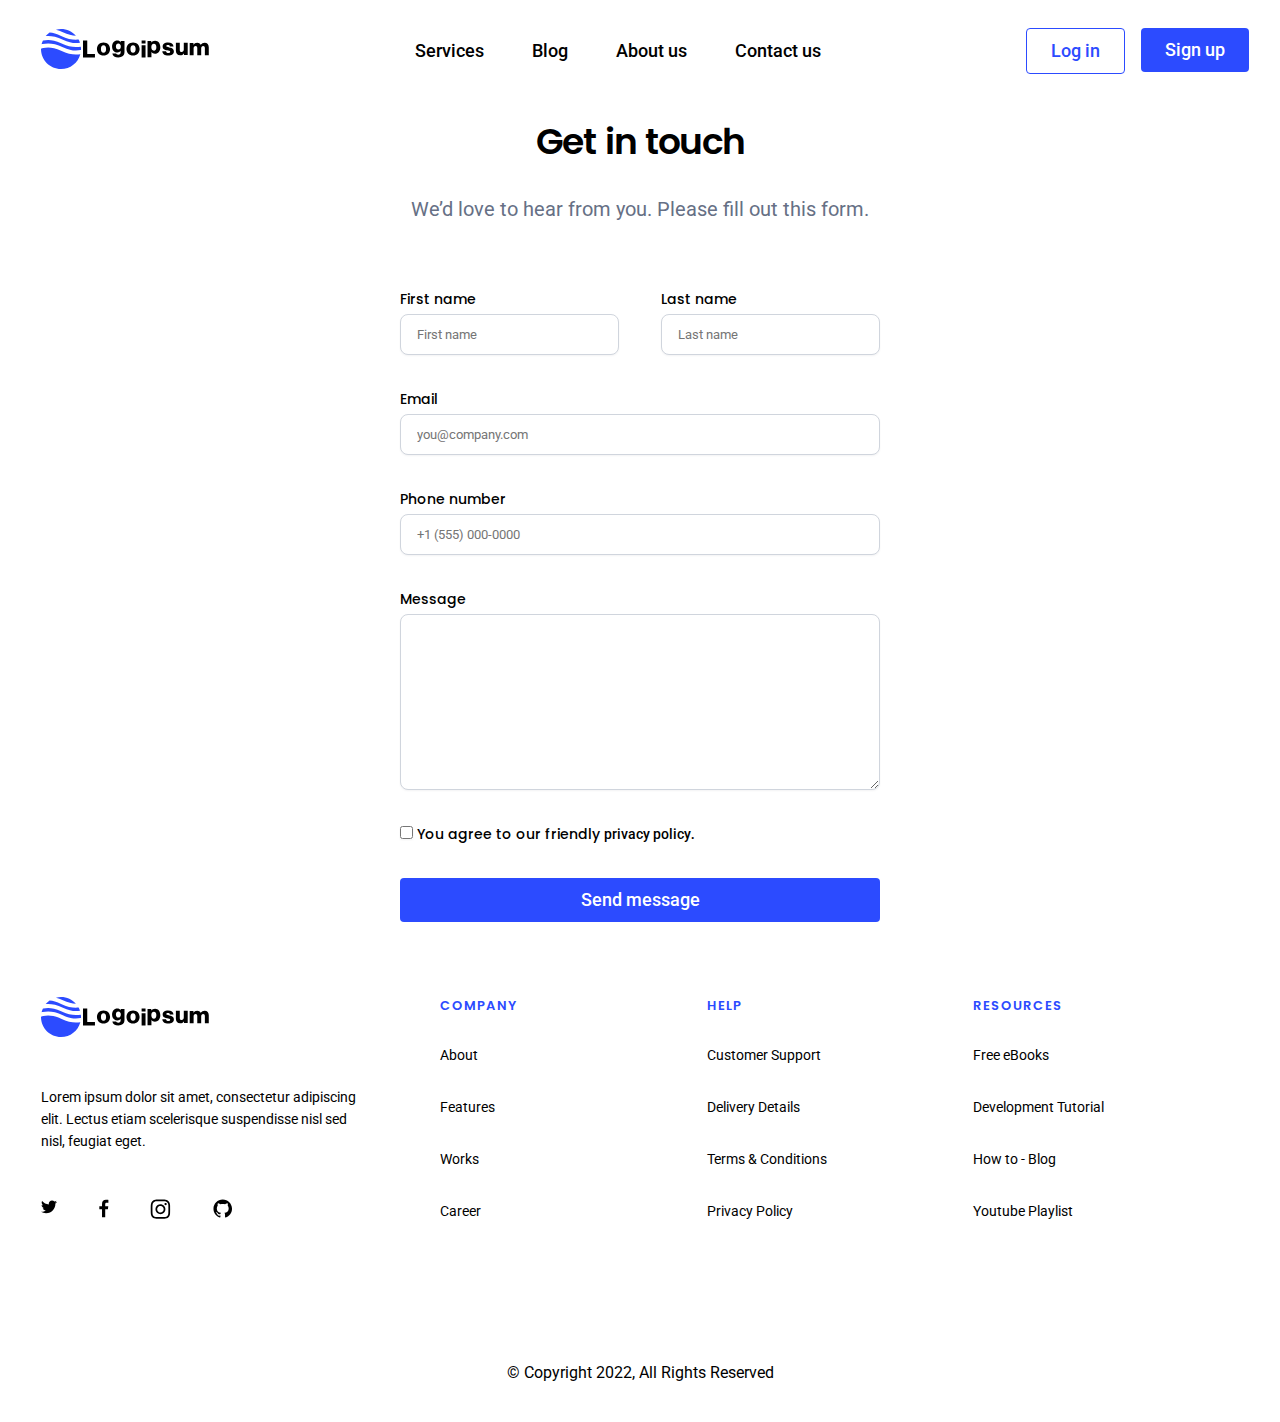
<file: pages/contact-us.html>
<!DOCTYPE html>
<html lang="en">
  <head>
    <meta charset="UTF-8" />
    <meta name="viewport" content="width=device-width, initial-scale=1.0" />

    <!-- fonts -->
    <link rel="preconnect" href="https://fonts.googleapis.com" />
    <link rel="preconnect" href="https://fonts.gstatic.com" crossorigin />
    <link
      href="https://fonts.googleapis.com/css2?family=Poppins:ital,wght@0,100;0,200;0,300;0,400;0,500;0,600;0,700;0,800;0,900;1,100;1,200;1,300;1,400;1,500;1,600;1,700;1,800;1,900&family=Roboto:ital,wght@0,100;0,300;0,400;0,500;0,700;0,900;1,100;1,300;1,400;1,500;1,700;1,900&display=swap"
      rel="stylesheet"
    />
    <!-- css -->
    <link rel="stylesheet" href="../css/style.css" />
    <title>Portfolio Demo Site</title>
  </head>
  <body>
    <div class="container">
      <!-- header area -->

      <header>
        <div class="main-header-nav-area">
          <!-- main nav start -->

          <!-- page logo -->
          <div class="nav-logo-area">
            <a href="../index.html">
              <img src="../img/main-logo.svg" alt="" />
            </a>
          </div>
          <!-- hamburger button -->
          <div class="hamburger-icon">
            <a href="#">
              <img src="../img/hamburger-icon.png" alt="" />
            </a>
          </div>
          <!-- cross button -->
          <div class="cross-icon">
            <a href="#">
              <img src="../img/cross-icon.png" alt="" />
            </a>
          </div>

          <!-- nav area -->
          <div class="main-nav-area">
            <ul>
              <li>
                <a href="../pages/service.html"> Services </a>
              </li>
              <li>
                <a href="../pages/blog.html"> Blog </a>
              </li>
              <li>
                <a href="../pages/about-us.html"> About us </a>
              </li>
              <li>
                <a href="../pages/contact-us.html"> Contact us </a>
              </li>
            </ul>
          </div>

          <!-- nav login buttons -->
          <div class="main-nav-button-area">
            <div class="nav-btn">
              <a href="#" class="btn btn-secondary">Log in</a>
            </div>
            <div class="nav-btn">
              <a href="#" class="btn btn-Primary">Sign up </a>
            </div>
          </div>

          <!-- main nav end -->
        </div>
        <div class="header-offset"></div>
      </header>

      <section class="contact-page-form">
        <div class="contact-form">
          <div class="contact-form-header">
            <h1>Get in touch</h1>
          </div>
          <div class="contact-form-details">
            <p>We’d love to hear from you. Please fill out this form.</p>
          </div>
          <div class="contact-form-area">
            <form class="contact-page-contact-form">
              <div class="full-name-area">
                <div class="first-name-area">
                  <label for="fname">First name</label>
                  <input type="text" name="fname" placeholder="First name" />
                </div>
                <div class="last-name-area">
                  <label for="lname">Last name</label>
                  <input type="text" name="lname" placeholder="Last name" />
                </div>
              </div>
              <div class="email-area">
                <label for="email">Email</label>
                <input type="text" name="email" placeholder="you@company.com" />
              </div>
              <div class="phone-number-area">
                <label for="phoneN">Phone number</label>
                <input
                  type="text"
                  name="phoneN"
                  placeholder="+1 (555) 000-0000"
                />
                <!-- <input id="phone" type="tel" name="phone" /> -->
              </div>
              <div class="contact-message-area">
                <label for="contact-message">Message</label>
                <textarea name="contact-message" cols="30" rows="10"></textarea>
              </div>
              <div class="privacy-policy-checkbox-area">
                <input type="checkbox" name="privacy-policy" value="" />
                <label for="privacy-policy">
                  You agree to our friendly
                  <span class="underline">privacy policy</span>.</label
                >
              </div>
              <div class="form-submit-button-area">
                <a href="#" class="btn btn-xl btn-Primary">Send message</a>
              </div>
            </form>
          </div>
        </div>
      </section>

      <!-- footer-area-start  -->

      <!-- main footer area -->

      <section class="main-footer-area">
        <div class="company-details-area">
          <div class="footer-logo-area">
            <a href="index.html">
              <img src="../img/main-logo.svg" type="" />
            </a>
          </div>
          <div class="footer-details-area">
            <p>
              Lorem ipsum dolor sit amet, consectetur adipiscing elit. Lectus
              etiam scelerisque suspendisse nisl sed nisl, feugiat eget.
            </p>
          </div>
          <div class="footer-social-logo-area">
            <div class="footer-social-logo">
              <a href="#">
                <img src="../img/logo-twitter 2.svg" type="" />
              </a>
            </div>
            <div class="footer-social-logo">
              <a href="#">
                <img src="../img/logo-fb-simple 2.svg" type="" />
              </a>
            </div>
            <div class="footer-social-logo">
              <a href="#">
                <img src="../img/instagram-logo.svg" type="" />
              </a>
            </div>
            <div class="footer-social-logo">
              <a href="#">
                <img src="../img/github.svg" type="" />
              </a>
            </div>
          </div>
        </div>
        <div class="footer-link-area">
          <div class="footer-link-col">
            <div class="col-header">
              <p>COMPANY</p>
            </div>
            <div class="footer-links">
              <ul>
                <li>
                  <a href="#">About</a>
                </li>
                <li>
                  <a href="#">Features</a>
                </li>
                <li>
                  <a href="#">Works</a>
                </li>
                <li>
                  <a href="#">Career</a>
                </li>
              </ul>
            </div>
          </div>
          <div class="footer-link-col">
            <div class="col-header">
              <p>HELP</p>
            </div>
            <div class="footer-links">
              <ul>
                <li>
                  <a href="#">Customer Support</a>
                </li>
                <li>
                  <a href="#">Delivery Details</a>
                </li>
                <li>
                  <a href="#">Terms & Conditions</a>
                </li>
                <li>
                  <a href="#">Privacy Policy</a>
                </li>
              </ul>
            </div>
          </div>
          <div class="footer-link-col">
            <div class="col-header">
              <p>RESOURCES</p>
            </div>
            <div class="footer-links">
              <ul>
                <li>
                  <a href="#">Free eBooks</a>
                </li>
                <li>
                  <a href="#">Development Tutorial</a>
                </li>
                <li>
                  <a href="#">How to - Blog</a>
                </li>
                <li>
                  <a href="#">Youtube Playlist</a>
                </li>
              </ul>
            </div>
          </div>
        </div>
      </section>

      <!-- copyright footer area -->

      <section class="copyright-footer-area">
        <div class="copyright-text">
          &copy; Copyright 2022, All Rights Reserved
        </div>
      </section>

      <!-- footer-area-end  -->
    </div>
    <!-- javaScript -->

    <!-- <script>
      const phoneInputField = document.querySelector("#phone");
      const phoneInput = window.intlTelInput(phoneInputField, {
        utilsScript:
          "https://cdnjs.cloudflare.com/ajax/libs/intl-tel-input/17.0.8/js/utils.js",
      });
    </script> -->
    <script src="../js/app.js"></script>
  </body>
</html>
</file>
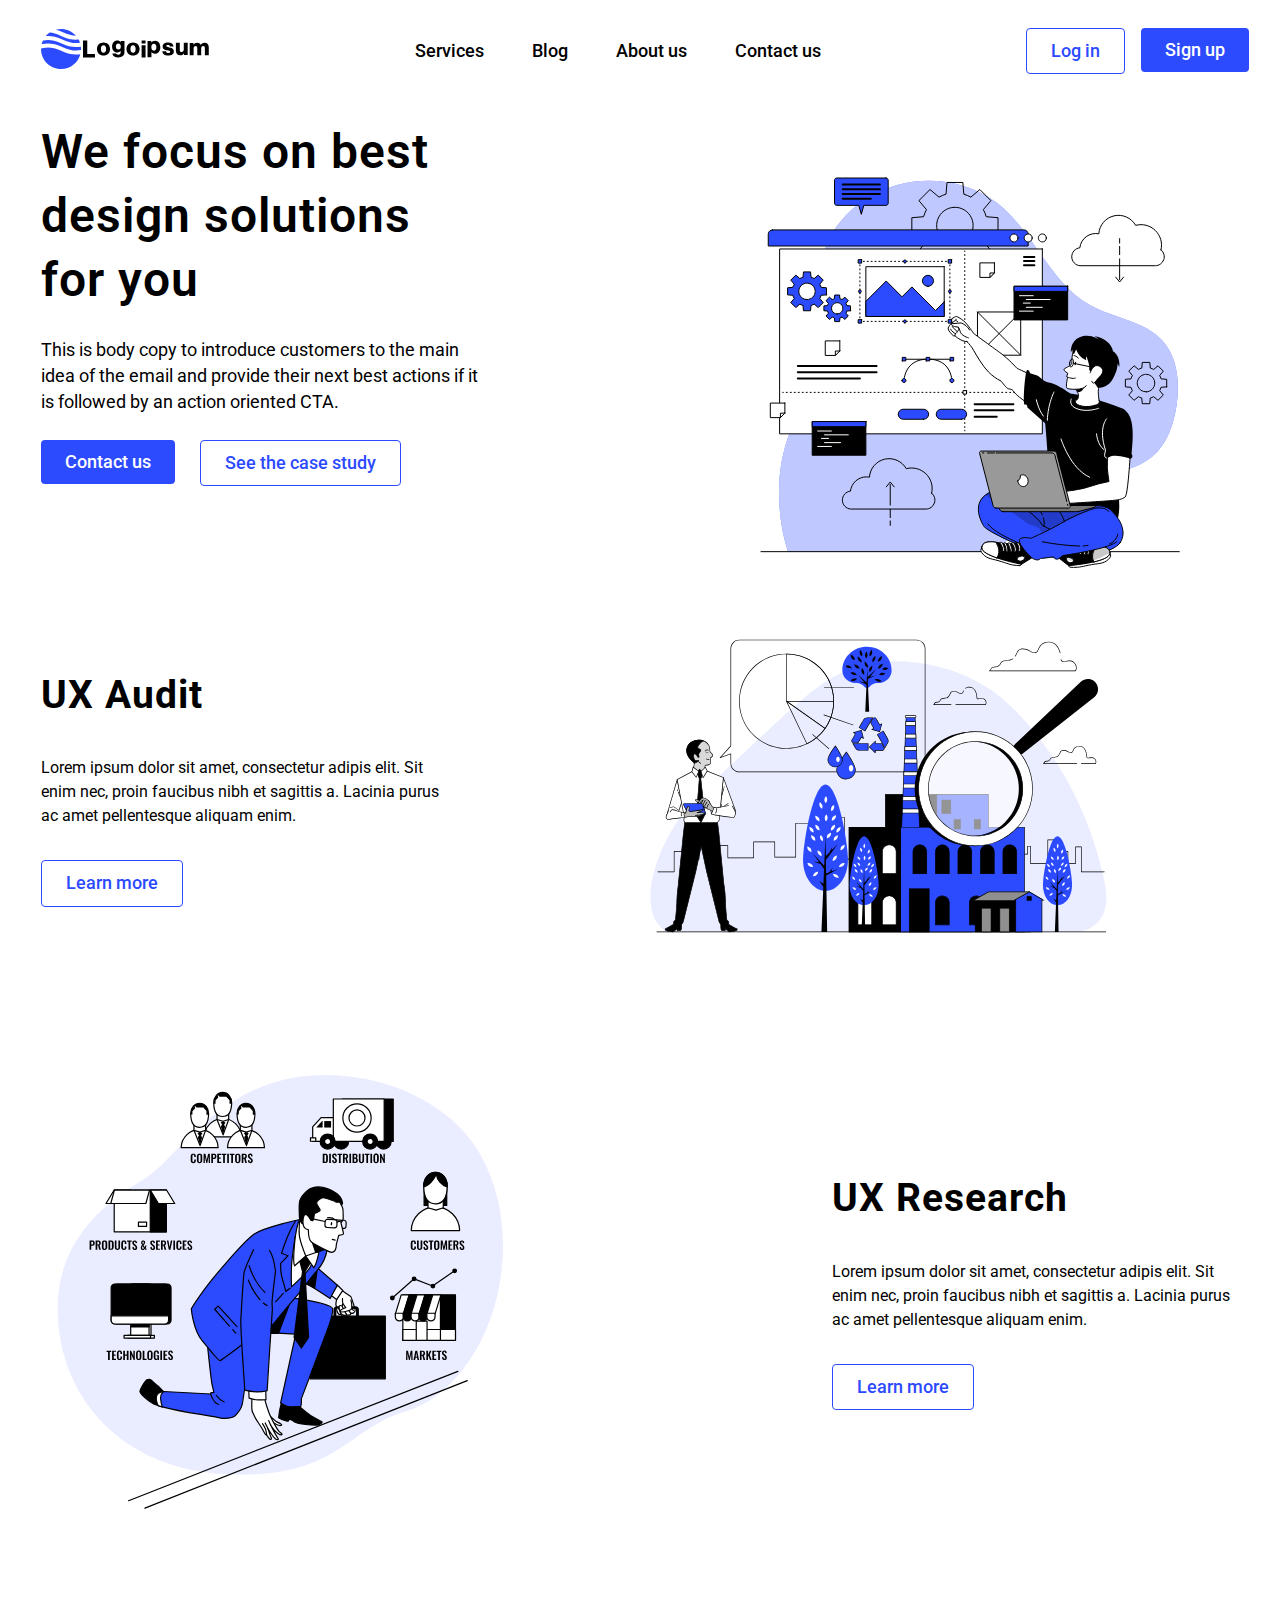
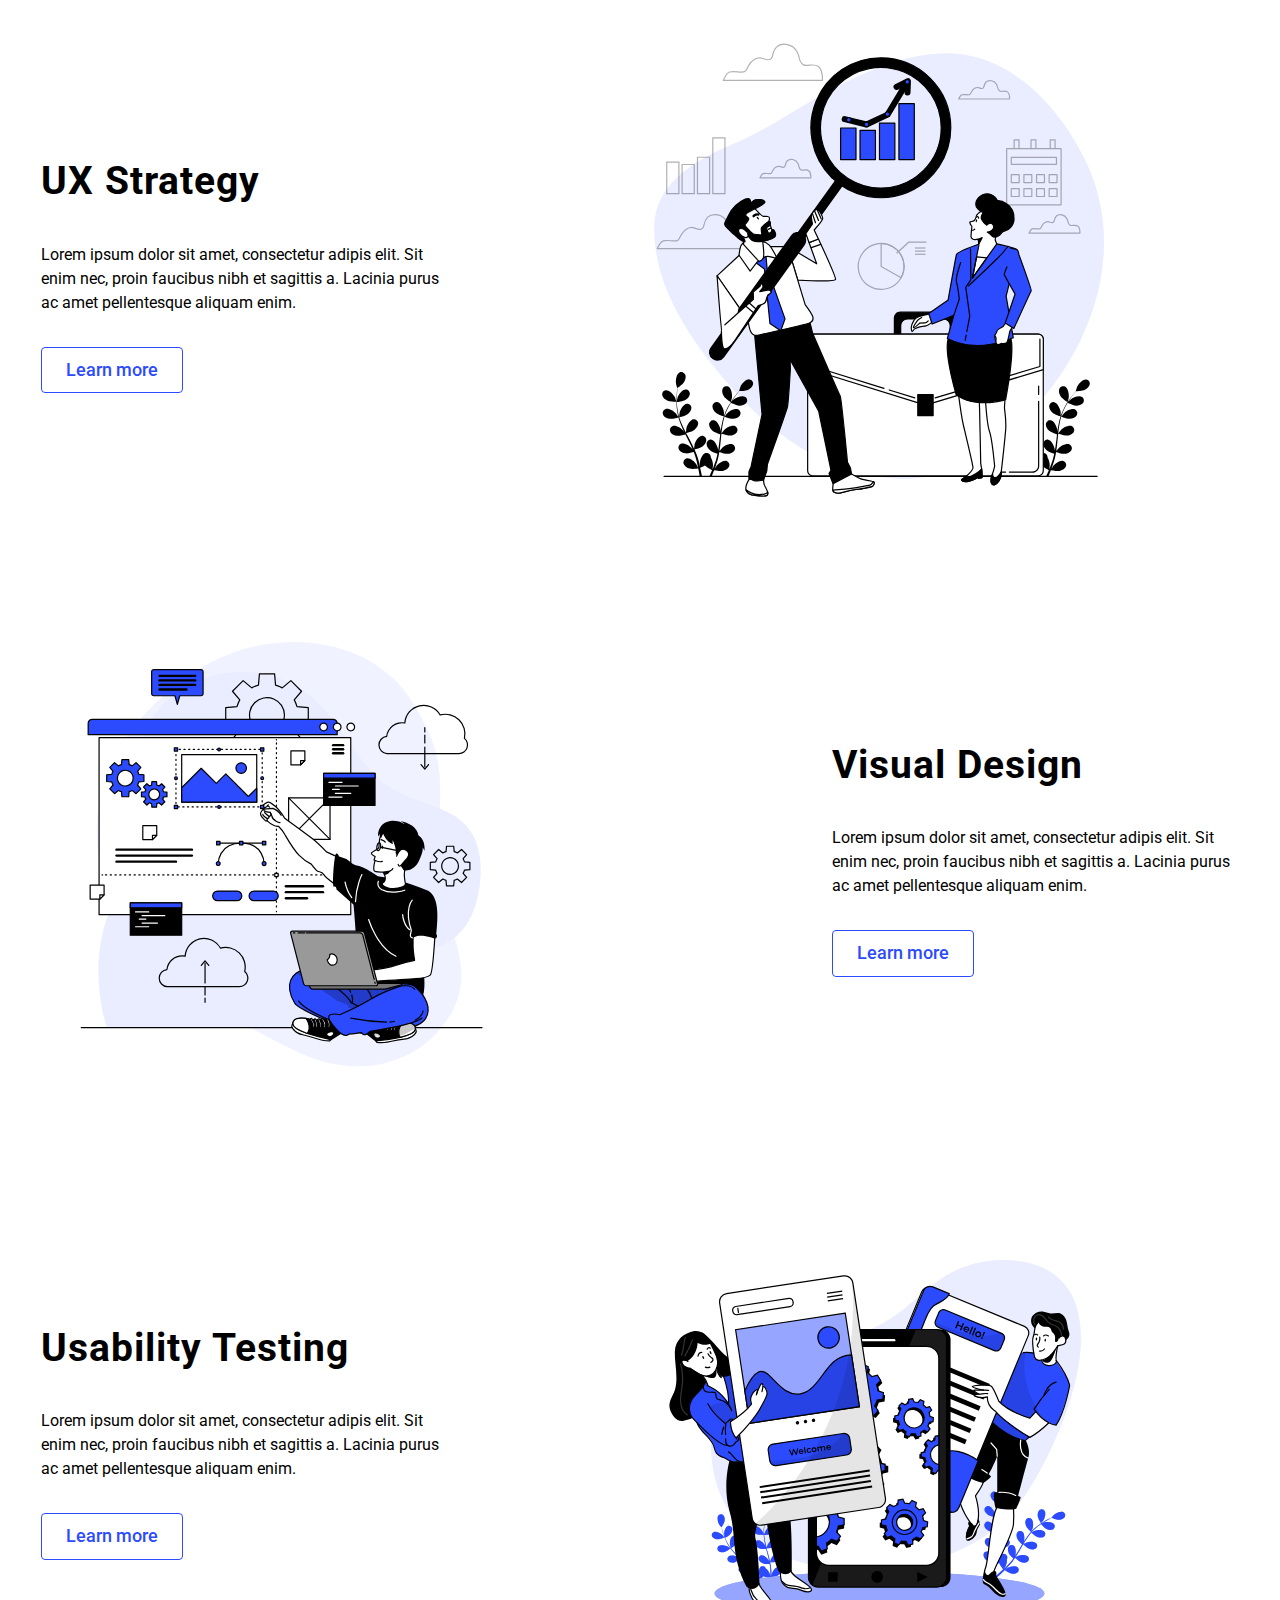
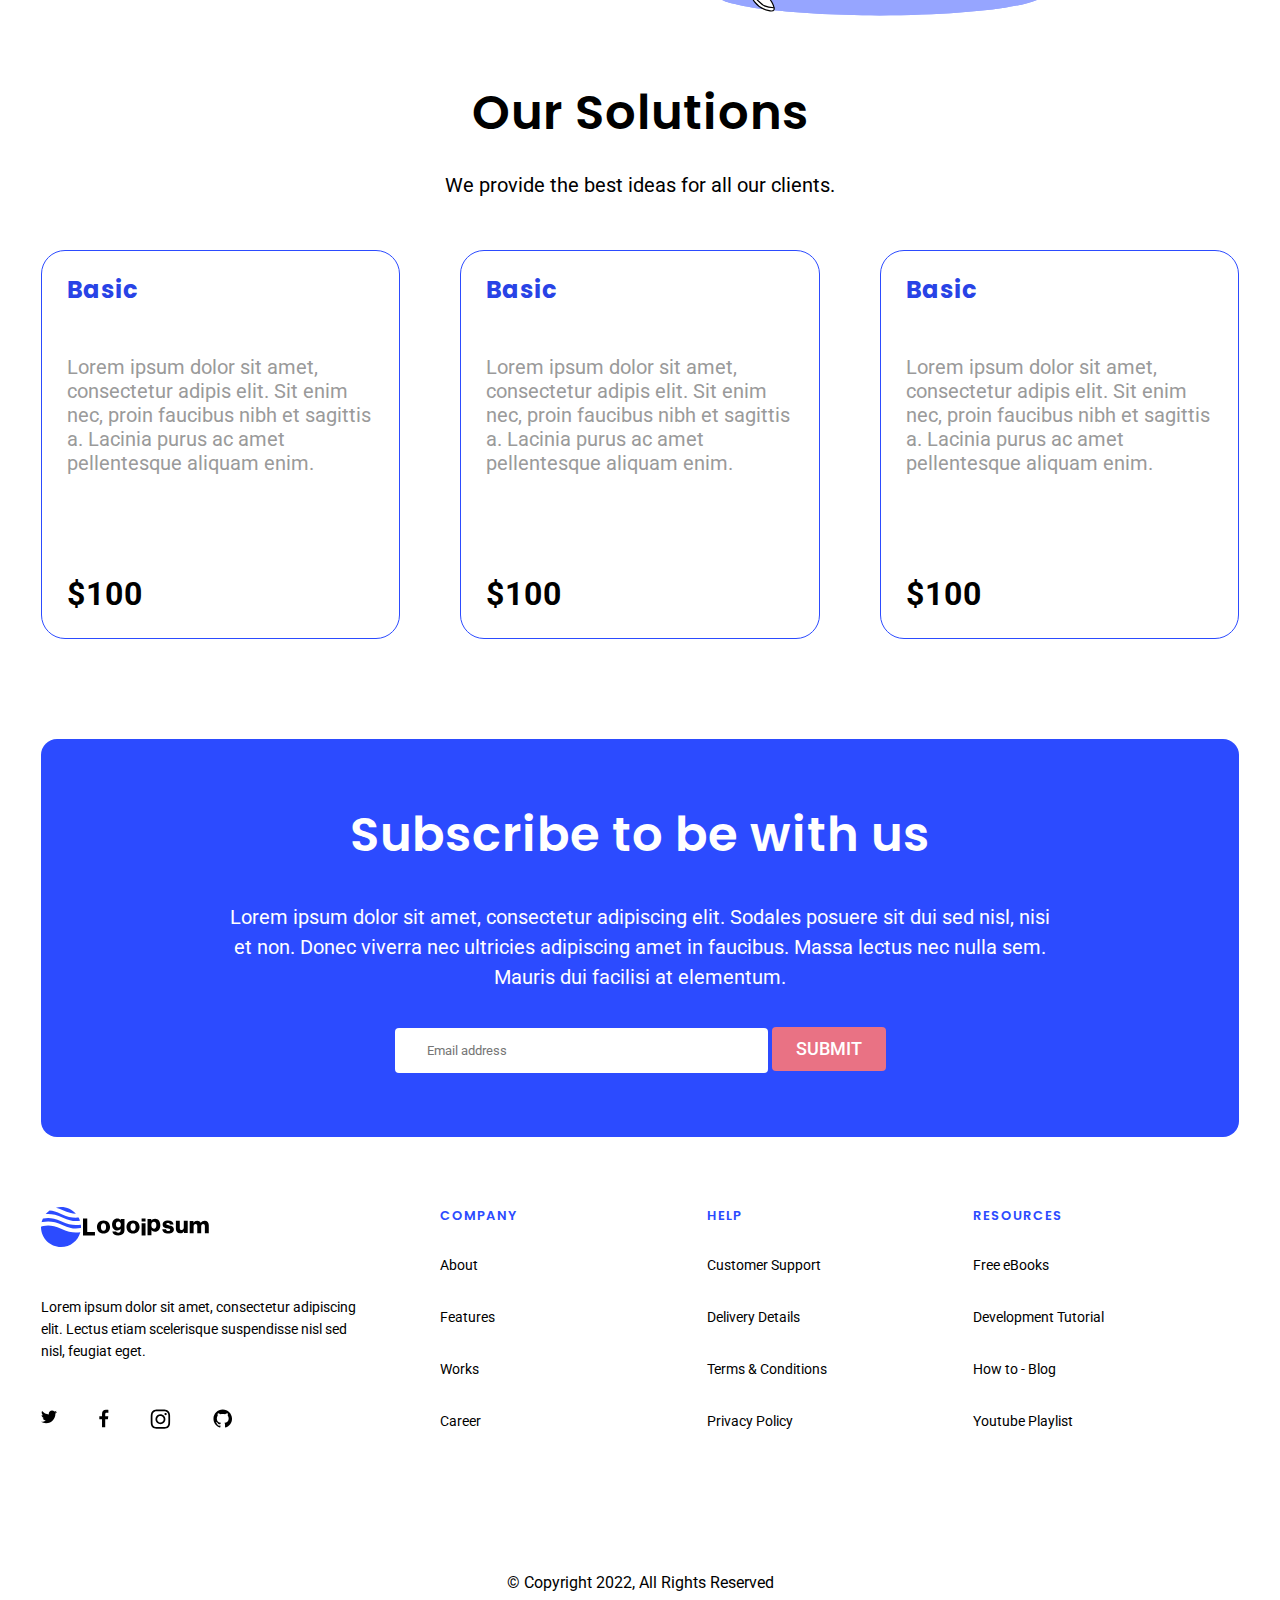
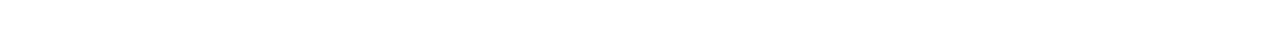
<file: pages/service.html>
<!DOCTYPE html>
<html lang="en">
  <head>
    <meta charset="UTF-8" />
    <meta name="viewport" content="width=device-width, initial-scale=1.0" />

    <!-- fonts -->
    <link rel="preconnect" href="https://fonts.googleapis.com" />
    <link rel="preconnect" href="https://fonts.gstatic.com" crossorigin />
    <link
      href="https://fonts.googleapis.com/css2?family=Poppins:ital,wght@0,100;0,200;0,300;0,400;0,500;0,600;0,700;0,800;0,900;1,100;1,200;1,300;1,400;1,500;1,600;1,700;1,800;1,900&family=Roboto:ital,wght@0,100;0,300;0,400;0,500;0,700;0,900;1,100;1,300;1,400;1,500;1,700;1,900&display=swap"
      rel="stylesheet"
    />
    <!-- css -->
    <link rel="stylesheet" href="../css/style.css" />
    <title>Portfolio Demo Site</title>
  </head>
  <body>
    <div class="container">
      <!-- header area -->

      <header>
        <div class="main-header-nav-area">
          <!-- main nav start -->

          <!-- page logo -->
          <div class="nav-logo-area">
            <a href="../index.html">
              <img src="../img/main-logo.svg" alt="" />
            </a>
          </div>
          <!-- hamburger button -->
          <div class="hamburger-icon">
            <a href="#">
              <img src="../img/hamburger-icon.png" alt="" />
            </a>
          </div>
          <!-- cross button -->
          <div class="cross-icon">
            <a href="#">
              <img src="../img/cross-icon.png" alt="" />
            </a>
          </div>

          <!-- nav area -->
          <div class="main-nav-area">
            <ul>
              <li>
                <a href="../pages/service.html"> Services </a>
              </li>
              <li>
                <a href="../pages/blog.html"> Blog </a>
              </li>
              <li>
                <a href="../pages/about-us.html"> About us </a>
              </li>
              <li>
                <a href="../pages/contact-us.html"> Contact us </a>
              </li>
            </ul>
          </div>

          <!-- nav login buttons -->
          <div class="main-nav-button-area">
            <div class="nav-btn">
              <a href="#" class="btn btn-secondary">Log in</a>
            </div>
            <div class="nav-btn">
              <a href="#" class="btn btn-Primary">Sign up </a>
            </div>
          </div>

          <!-- main nav end -->
        </div>
        <div class="header-offset"></div>
      </header>

      <!-- service hero area -->

      <section class="service-hero-area">
        <div class="service-hero-header-with-buttons">
          <div class="service-hero-header">
            <h1>We focus on best design solutions for you</h1>
          </div>
          <div class="service-hero-details">
            <p>
              This is body copy to introduce customers to the main idea of the
              email and provide their next best actions if it is followed by an
              action oriented CTA.
            </p>
          </div>
          <div class="service-hero-button-area">
            <div class="service-hero-button">
              <a href="#" class="btn btn-Primary">Contact us</a>
            </div>
            <div class="service-hero-button">
              <a href="#" class="btn btn-secondary">See the case study</a>
            </div>
          </div>
        </div>
        <div class="service-hero-image">
          <embed src="../img/service-page-hero.svg" type="" />
        </div>
      </section>

      <!-- services with images -->

      <section class="service-with-images-area">
        <div class="service-section">
          <div class="service-details">
            <div class="service-header">
              <h3>UX Audit</h3>
            </div>
            <div class="service-detail">
              <p>
                Lorem ipsum dolor sit amet, consectetur adipis elit. Sit enim
                nec, proin faucibus nibh et sagittis a. Lacinia purus ac amet
                pellentesque aliquam enim.
              </p>
            </div>
            <div class="service-buttons">
              <a href="#" class="btn btn-secondary">Learn more</a>
            </div>
          </div>
          <div class="service-image">
            <embed src="../img/service-ux-audit.svg" type="" />
          </div>
        </div>

        <div class="service-section">
          <div class="service-details">
            <div class="service-header">
              <h3>UX Research</h3>
            </div>
            <div class="service-detail">
              <p>
                Lorem ipsum dolor sit amet, consectetur adipis elit. Sit enim
                nec, proin faucibus nibh et sagittis a. Lacinia purus ac amet
                pellentesque aliquam enim.
              </p>
            </div>
            <div class="service-buttons">
              <a href="#" class="btn btn-secondary">Learn more</a>
            </div>
          </div>
          <div class="service-image">
            <embed src="../img/service-ux-research.svg" type="" />
          </div>
        </div>

        <div class="service-section">
          <div class="service-details">
            <div class="service-header">
              <h3>UX Strategy</h3>
            </div>
            <div class="service-detail">
              <p>
                Lorem ipsum dolor sit amet, consectetur adipis elit. Sit enim
                nec, proin faucibus nibh et sagittis a. Lacinia purus ac amet
                pellentesque aliquam enim.
              </p>
            </div>
            <div class="service-buttons">
              <a href="#" class="btn btn-secondary">Learn more</a>
            </div>
          </div>
          <div class="service-image">
            <embed src="../img/service-ux-strategy.svg" type="" />
          </div>
        </div>

        <div class="service-section">
          <div class="service-details">
            <div class="service-header">
              <h3>Visual Design</h3>
            </div>
            <div class="service-detail">
              <p>
                Lorem ipsum dolor sit amet, consectetur adipis elit. Sit enim
                nec, proin faucibus nibh et sagittis a. Lacinia purus ac amet
                pellentesque aliquam enim.
              </p>
            </div>
            <div class="service-buttons">
              <a href="#" class="btn btn-secondary">Learn more</a>
            </div>
          </div>
          <div class="service-image">
            <embed src="../img/service-visual-design.svg" type="" />
          </div>
        </div>

        <div class="service-section">
          <div class="service-details">
            <div class="service-header">
              <h3>Usability Testing</h3>
            </div>
            <div class="service-detail">
              <p>
                Lorem ipsum dolor sit amet, consectetur adipis elit. Sit enim
                nec, proin faucibus nibh et sagittis a. Lacinia purus ac amet
                pellentesque aliquam enim.
              </p>
            </div>
            <div class="service-buttons">
              <a href="#" class="btn btn-secondary">Learn more</a>
            </div>
          </div>
          <div class="service-image">
            <embed src="../img/service-Usability-testing.svg" type="" />
          </div>
        </div>
      </section>

      <!-- our solution area -->

      <section class="our-solution-area">
        <div class="our-solution-area-header">
          <h1>Our Solutions</h1>
        </div>
        <div class="our-solution-area-details">
          <p>We provide the best ideas for all our clients.</p>
        </div>
        <div class="our-solution-card-area">
          <div class="our-solution-card">
            <div class="solution-card-name">
              <p>Basic</p>
            </div>
            <div class="solution-card-details">
              <p>
                Lorem ipsum dolor sit amet, consectetur adipis elit. Sit enim
                nec, proin faucibus nibh et sagittis a. Lacinia purus ac amet
                pellentesque aliquam enim.
              </p>
            </div>
            <div class="solution-card-price">
              <p>$100</p>
            </div>
          </div>

          <div class="our-solution-card">
            <div class="solution-card-name">
              <p>Basic</p>
            </div>
            <div class="solution-card-details">
              <p>
                Lorem ipsum dolor sit amet, consectetur adipis elit. Sit enim
                nec, proin faucibus nibh et sagittis a. Lacinia purus ac amet
                pellentesque aliquam enim.
              </p>
            </div>
            <div class="solution-card-price">
              <p>$100</p>
            </div>
          </div>

          <div class="our-solution-card">
            <div class="solution-card-name">
              <p>Basic</p>
            </div>
            <div class="solution-card-details">
              <p>
                Lorem ipsum dolor sit amet, consectetur adipis elit. Sit enim
                nec, proin faucibus nibh et sagittis a. Lacinia purus ac amet
                pellentesque aliquam enim.
              </p>
            </div>
            <div class="solution-card-price">
              <p>$100</p>
            </div>
          </div>
        </div>
      </section>

      <!-- newsletter area -->

      <section class="newsletter-area">
        <div class="newsletter-header">
          <h1>Subscribe to be with us</h1>
        </div>
        <div class="newsletter-details">
          <p>
            Lorem ipsum dolor sit amet, consectetur adipiscing elit. Sodales
            posuere sit dui sed nisl, nisi et non. Donec viverra nec ultricies
            adipiscing amet in faucibus. Massa lectus nec nulla sem. Mauris dui
            facilisi at elementum.
          </p>
        </div>
        <div class="newsletter-form">
          <form>
            <input
              class="newsletter-signup-form"
              type="text"
              placeholder="Email address"
            />
            <button class="newsletter-button btn btn-Tertiary">SUBMIT</button>
          </form>
        </div>
      </section>

      <!-- footer-area-start  -->

      <!-- main footer area -->

      <section class="main-footer-area">
        <div class="company-details-area">
          <div class="footer-logo-area">
            <a href="index.html">
              <img src="../img/main-logo.svg" type="" />
            </a>
          </div>
          <div class="footer-details-area">
            <p>
              Lorem ipsum dolor sit amet, consectetur adipiscing elit. Lectus
              etiam scelerisque suspendisse nisl sed nisl, feugiat eget.
            </p>
          </div>
          <div class="footer-social-logo-area">
            <div class="footer-social-logo">
              <a href="#">
                <img src="../img/logo-twitter 2.svg" type="" />
              </a>
            </div>
            <div class="footer-social-logo">
              <a href="#">
                <img src="../img/logo-fb-simple 2.svg" type="" />
              </a>
            </div>
            <div class="footer-social-logo">
              <a href="#">
                <img src="../img/instagram-logo.svg" type="" />
              </a>
            </div>
            <div class="footer-social-logo">
              <a href="#">
                <img src="../img/github.svg" type="" />
              </a>
            </div>
          </div>
        </div>
        <div class="footer-link-area">
          <div class="footer-link-col">
            <div class="col-header">
              <p>COMPANY</p>
            </div>
            <div class="footer-links">
              <ul>
                <li>
                  <a href="#">About</a>
                </li>
                <li>
                  <a href="#">Features</a>
                </li>
                <li>
                  <a href="#">Works</a>
                </li>
                <li>
                  <a href="#">Career</a>
                </li>
              </ul>
            </div>
          </div>
          <div class="footer-link-col">
            <div class="col-header">
              <p>HELP</p>
            </div>
            <div class="footer-links">
              <ul>
                <li>
                  <a href="#">Customer Support</a>
                </li>
                <li>
                  <a href="#">Delivery Details</a>
                </li>
                <li>
                  <a href="#">Terms & Conditions</a>
                </li>
                <li>
                  <a href="#">Privacy Policy</a>
                </li>
              </ul>
            </div>
          </div>
          <div class="footer-link-col">
            <div class="col-header">
              <p>RESOURCES</p>
            </div>
            <div class="footer-links">
              <ul>
                <li>
                  <a href="#">Free eBooks</a>
                </li>
                <li>
                  <a href="#">Development Tutorial</a>
                </li>
                <li>
                  <a href="#">How to - Blog</a>
                </li>
                <li>
                  <a href="#">Youtube Playlist</a>
                </li>
              </ul>
            </div>
          </div>
        </div>
      </section>

      <!-- copyright footer area -->

      <section class="copyright-footer-area">
        <div class="copyright-text">
          &copy; Copyright 2022, All Rights Reserved
        </div>
      </section>

      <!-- footer-area-end  -->
    </div>
    <!-- javaScript -->

    <script src="../js/app.js"></script>
  </body>
</html>
</file>
<file: css/style.css>
*,
*::after,
*::before {
  margin: 0;
  padding: 0;
  box-sizing: border-box;
  font-family: var(--font-family);
  color: var(--black-00-color);
}
/* variables */
:root {
  --font-family: "Roboto", sans-serif;
  --second-family: "Poppins", sans-serif;
  --third-family: "Inter", sans-serif;

  --blue-color: #2c4bff;
  --light-blue-color: #d5dbff;
  --deep-blue-color: #1a2e9a;
  --white-fff-color: #fff;
  --black-00-color: #000;
  --grey-f20-colour: #231f20;
  --dark-pink-color: #e97284;
}

/* utilitis */
.text-white {
  color: var(--whiteF);
}
.container {
  max-width: 1208px;
  margin: 0 auto;
  padding: 0px 5px;
}
ul li {
  list-style: none;
}
ul li a {
  text-decoration: none;
}
.hamburger-icon,
.cross-icon {
  display: none;
}
.cross-icon img,
.hamburger-icon img {
  width: 40px;
}
/* buttons */
button {
  cursor: pointer;
}
.btn {
  display: inline-block;
  border-radius: 4px;
  text-decoration: none;
  padding: 12px 24px;
  font-weight: 500;
  font-size: 18px;
  line-height: 113%;
  background-color: red;
}
.btn-Primary {
  color: var(--white-fff-color);
  background-color: var(--blue-color);
  border: none;
}
.btn-secondary {
  color: var(--blue-color);
  background-color: var(--white-fff-color);
  border: 1px solid var(--blue-color);
}
.btn-Tertiary {
  color: var(--white-fff-color);
  background-color: var(--dark-pink-color);
  border: none;
}

.btn-xl {
  text-align: center;
  width: 480px;
}
.btn-pill {
  border-radius: 50px;
  text-decoration: none;
}
.case-study-pill .btn-pill {
  padding: 6px 12px;
}

/* global nav area */
.header-offset {
  height: 120px;
}
.main-header-nav-area {
  display: flex;
  justify-content: space-between;
  align-items: center;
  padding: 28px 0px;
  position: fixed;
  background-color: var(--white-fff-color);
  width: 1208px;
  z-index: 11;
}
.main-nav-area ul {
  display: flex;
  gap: 48px;
}
.main-nav-area ul a {
  font-weight: 500;
  font-size: 18px;
  line-height: 115%;
}
.main-nav-button-area {
  display: flex;
  gap: 16px;
}

/* Home page CSS */

/* hero area */

.home-hero-area {
  display: flex;
  justify-content: space-between;
  gap: 90px;
}
.home-hero-header-with-buttons {
  display: flex;
  flex-direction: column;
  justify-content: center;
  width: 39%;
}
.home-hero-header-with-buttons .hero-header h1 {
  font-weight: 600;
  font-size: 48px;
  line-height: 133%;
  letter-spacing: 0.02em;
}
.home-hero-header-with-buttons .hero-discription p {
  font-weight: 400;
  font-size: 18px;
  line-height: 144%;
  margin: 25px 0 65px 0;
}
.home-hero-button-area {
  display: flex;
  gap: 24px;
}
.hero-image-area embed {
  width: 100%;
}
.home-logo-area {
  display: flex;
  gap: 32px;
  flex-direction: column;
  justify-content: center;
  align-items: center;
  padding: 64px 0px;
}
.home-logo-area .logo-icon-area {
  display: flex;
  gap: 48px;
}

/* home page logo section area */
.logo-area-header p {
  font-family: var(--font-family);
  font-weight: 500;
  font-size: 20px;
  line-height: 150%;
  text-align: center;
  color: #000;
}

/* home workflow area */

.workflow-graphic-header-and-graph-area {
  display: flex;
  flex-direction: column;
  align-items: center;
}

.home-workflow-header h1 {
  font-weight: 700;
  font-size: 48px;
  line-height: 133%;
  letter-spacing: 0.02em;
  text-align: center;
  margin-top: 150px;
}
.home-workflow-details p {
  font-weight: 400;
  font-size: 20px;
  line-height: 150%;
  margin: 24px 0px 106px 0px;
}
.home-workflow-graph {
  display: flex;
  gap: 39px;
  margin-bottom: 160px;
}
/* .home-workflow-graph > .home-workflow-step {
  position: relative;
} */
.home-workflow-step-1,
.home-workflow-step-2,
.home-workflow-step-3,
.home-workflow-step-4,
.home-workflow-step-5 {
  position: relative;
}
.home-workflow-step-1 .design-process-arrow,
.home-workflow-step-2 .design-process-arrow,
.home-workflow-step-3 .design-process-arrow,
.home-workflow-step-4 .design-process-arrow,
.home-workflow-step-5 .design-process-arrow,
.home-workflow-step-5 .design-process-arrow-last {
  position: absolute;
  z-index: 10;
}
.home-workflow-step-1 .design-process-arrow {
  bottom: -85px;
  right: 77px;
}
.home-workflow-step-2 .design-process-arrow {
  bottom: 175px;
  right: 145px;
}
.home-workflow-step-3 .design-process-arrow {
  bottom: -35px;
  right: 145px;
}
.home-workflow-step-4 .design-process-arrow {
  bottom: 175px;
  right: 145px;
}
.home-workflow-step-5 .design-process-arrow {
  bottom: -35px;
  right: 145px;
}
.home-workflow-step-5 .design-process-arrow-last {
  bottom: 50px;
  right: -250px;
  /* rotate: 30deg; */
}

/* home case study area */

.home-case-study-area {
  display: flex;
  flex-direction: column;
  align-items: center;
  justify-content: center;
}
.home-case-study-area .case-study-header h1 {
  margin: 0 auto;
  font-weight: 700;
  font-size: 48px;
  line-height: 133%;
  letter-spacing: 0.02em;
  text-align: center;
  width: 70%;
}
.home-case-study-area .case-study-details p {
  font-weight: 400;
  font-size: 20px;
  line-height: 150%;
  text-align: left;
  margin: 24px 0 70px;
}
.case-study-card p {
  color: var(--white-fff-color);
}
.case-study-article-area {
  display: grid;
  grid-template-columns: 1fr 1fr;
  gap: 31px;
  margin-bottom: 56px;
}
.case-study-card-inner-1,
.case-study-card-inner-2,
.case-study-card-inner-3,
.case-study-card-inner-4 {
  display: flex;
  flex-direction: column;
  justify-content: space-between;
  position: relative;
  width: 539px;
  height: 664px;
  padding: 32px;
}

.case-study-card-inner-1 {
  background-image: linear-gradient(to bottom, #f5f6fc1a 41.34%, #090f35 100%),
    url("../img/home-case-study-01.jpg");
}
.case-study-card-inner-2 {
  background-image: linear-gradient(to bottom, #f5f6fc1a 41.34%, #090f35 100%),
    url("../img/home-case-study-02.jpg");
}
.case-study-card-inner-3 {
  background-image: linear-gradient(to bottom, #f5f6fc1a 41.34%, #090f35 100%),
    url("../img/home-case-study-03.jpg");
}
.case-study-card-inner-4 {
  background-image: linear-gradient(to bottom, #f5f6fc1a 41.34%, #090f35 100%),
    url("../img/home-case-study-04.jpg");
}
.case-study-pill {
  position: absolute;
  top: 32px;
  left: 32px;
}

/* testimonial area */

.testimonial-area {
  display: flex;
  flex-direction: column;
  align-items: center;
  margin-top: 60px;
  padding: 80px;
}
.testimonial-header h1 {
  font-weight: 600;
  font-size: 48px;
  line-height: 133%;
  letter-spacing: 0.02em;
}
.testimonial-details p {
  font-weight: 400;
  font-size: 20px;
  line-height: 150%;
  margin: 30px 0 60px;
}
.testimonial-card {
  display: flex;
  gap: 88px;
}
.testimonial-card-details {
  max-width: 50%;
}
.testimonial-card-details h4 {
  font-weight: 500;
  font-size: 32px;
  line-height: 131%;
  margin: 32px auto;
}
.testimonial-person-details {
  display: flex;
  gap: 10px;
}
.testimonial-person-details .person-name p {
  font-family: var(--second-family);
  font-weight: 600;
  font-size: 16px;
  line-height: 175%;
  letter-spacing: -0.01em;
  color: var(--blue-color);
}
.testimonial-person-details .person-position p {
  font-family: var(--second-family);
  font-weight: 400;
  font-size: 16px;
  line-height: 162%;
  color: var(--grey-f20-colour);
}

/* newsletter area */

.newsletter-area {
  display: flex;
  gap: 35px;
  flex-direction: column;
  align-items: center;
  border-radius: 16px;
  padding: 64px 180px;
  width: 100%;
  background-color: var(--blue-color);
}

.newsletter-area .newsletter-header h1 {
  font-family: var(--second-family);
  font-weight: 600;
  font-size: 48px;
  line-height: 133%;
  letter-spacing: 0.02em;
  text-align: center;
  color: var(--white-fff-color);
}
.newsletter-area .newsletter-details p {
  font-family: var(--font-family);
  font-weight: 400;
  font-size: 20px;
  line-height: 150%;
  text-align: center;
  color: var(--white-fff-color);
}
.newsletter-form .newsletter-signup-form {
  border-radius: 4px;
  padding: 16px 32px;
  width: 373px;
  height: 45px;
  border: none;
}

/* footer area start */

.main-footer-area {
  margin: 70px 0 100px;
  display: grid;
  grid-template-columns: 1fr 2fr;
}
.company-details-area {
  width: 80%;
  display: flex;
  flex-direction: column;
  justify-content: space-between;
}
.footer-details-area p {
  font-family: var(--font-family);
  font-weight: 400;
  font-size: 14px;
  line-height: 157%;
  color: #000;
  margin: 40px 0;
}
.footer-social-logo-area {
  width: 60%;
  display: flex;
  justify-content: space-between;
}
.footer-link-area {
  display: grid;
  grid-template-columns: repeat(3, 1fr);
}
.footer-link-col .col-header p {
  font-family: var(--second-family);
  font-weight: 600;
  font-size: 13px;
  line-height: 138%;
  letter-spacing: 0.08em;
  text-transform: uppercase;
  color: var(--blue-color);
  margin-bottom: 30px;
}
.footer-link-col .footer-links ul {
  display: flex;
  flex-direction: column;
  gap: 30px;
}
.footer-link-col .footer-links ul li a {
  font-family: var(--font-family);
  font-weight: 400;
  font-size: 14px;
  line-height: 157%;
  color: #000;
}

/* footer copyright are */

.copyright-footer-area {
  text-align: center;
  padding: 40px 0;
}
/* dummy div */
.dummy-for-work {
  height: 100vh;
}

/* Service page CSS */
/* Service page CSS */
/* Service page CSS */
/* Service page CSS */
/* Service page CSS */
/* Service page CSS */
/* Service page CSS */
/* Service page CSS */
/* Service page CSS */
/* Service page CSS */

/* service page hero area */

.service-hero-area {
  display: flex;
  gap: 235px;
}
.service-hero-header-with-buttons {
  display: flex;
  flex-direction: column;
  gap: 25px;
  width: 37%;
}
.service-hero-header-with-buttons .service-hero-header h1 {
  font-size: 48px;
  font-weight: 600;
  line-height: 64px;
  letter-spacing: 1px;
  text-align: left;
}
.service-hero-header-with-buttons .service-hero-details p {
  font-family: Roboto;
  font-size: 18px;
  font-weight: 400;
  line-height: 26px;
  text-align: left;
}
.service-hero-button-area {
  display: flex;
  gap: 25px;
}

/* service page service with image area */

.service-with-images-area {
  display: flex;
  flex-direction: column;
  gap: 100px;
}
.service-section {
  display: flex;
  justify-content: space-between;
  align-items: center;
}
.service-section .service-details {
  display: flex;
  flex-direction: column;
  gap: 32px;
  width: 34%;
}
.service-section .service-details .service-header h3 {
  font-size: 39.06px;
  font-weight: 700;
  line-height: 58.65px;
  letter-spacing: 1px;
  text-align: left;
}
.service-section .service-details .service-detail p {
  font-family: Roboto;
  font-size: 16px;
  font-weight: 400;
  line-height: 24px;
  text-align: left;
}
.service-image {
  width: 50%;
}
.service-image embed {
  width: 80%;
}

.service-section:nth-child(even) .service-details {
  order: 1;
}

/* solution card area */
/* solution card area */

.our-solution-area {
  display: flex;
  flex-direction: column;
  gap: 25px;
  align-items: center;
}
.our-solution-area .our-solution-area-header h1 {
  font-family: Poppins;
  font-size: 48px;
  font-weight: 600;
  line-height: 64px;
  letter-spacing: 1px;
  text-align: center;
}
.our-solution-area .our-solution-area-details p {
  font-family: Roboto;
  font-size: 20px;
  font-weight: 400;
  line-height: 30px;
  text-align: center;
}
.our-solution-card-area {
  display: flex;
  justify-content: space-between;
  gap: 60px;
  margin: 25px 0px 100px;
}
.our-solution-card {
  padding: 25px;
  border-radius: 24px;
  border: 1px solid #2c4bff;
  display: flex;
  flex-direction: column;
  gap: 50px;
}
.our-solution-card .solution-card-name p {
  font-family: Poppins;
  font-size: 24px;
  font-weight: 700;
  line-height: 28.8px;
  letter-spacing: 1px;
  text-align: left;
  color: #2843e6;
}
.our-solution-card .solution-card-details p {
  font-family: Roboto;
  font-size: 20px;
  font-weight: 400;
  line-height: 24px;
  text-align: left;
  color: #9a9a9a;
}
.our-solution-card .solution-card-price {
  font-family: Poppins;
  font-size: 32px;
  font-weight: 700;
  line-height: 38.4px;
  letter-spacing: 1px;
  text-align: left;
  margin-top: 50px;
}

/* service page end */

/* blog page start */
/* blog page start */
/* blog page start */
/* blog page start */
/* blog page start */
/* blog page start */
/* blog page start */
/* blog page start */
/* blog page start */

/* blog hero area */

.blog-hero-area {
  display: flex;
  align-items: center;
  justify-content: space-between;
}
.blog-hero-header-area {
  display: flex;
  flex-direction: column;
  gap: 25px;
  width: 40%;
}
.blog-hero-header-area .blog-hero-header h1 {
  font-family: Poppins;
  font-size: 48px;
  font-weight: 600;
  line-height: 64px;
  letter-spacing: 1px;
  text-align: left;
}
.blog-hero-header-area .blog-hero-details p {
  font-family: Roboto;
  font-size: 18px;
  font-weight: 400;
  line-height: 26px;
  text-align: left;
}

/* fixed static blog area start */

.fixed-static-blog-area {
  display: flex;
  gap: 30px;
  margin-top: 70px;
}
.static-blog-link-arrow,
.static-blog-cover-image,
.static-blog-header,
.static-blog-tag {
  cursor: pointer;
}
.half-screen-static-blog:first-child .static-big-single-blog {
  display: flex;
  flex-direction: column;
  gap: 24px;
}
.half-screen-static-blog:first-child
  .static-big-single-blog
  .static-blog-cover-image
  embed {
  width: 100%;
  cursor: pointer;
}
.half-screen-static-blog:first-child
  .static-big-single-blog
  .static-blog-details {
  display: flex;
  flex-direction: column;
  gap: 20px;
}
.half-screen-static-blog:first-child
  .static-big-single-blog
  .static-blog-details
  .static-blog-writer-with-date {
  display: flex;
  gap: 5px;
  font-family: Poppins;
  font-size: 12.7px;
  font-weight: 600;
  line-height: 18.14px;
  text-align: left;
}
.half-screen-static-blog:first-child
  .static-big-single-blog
  .static-blog-details
  .static-blog-writer-with-date
  p {
  color: #6941c6;
}

.half-screen-static-blog:first-child
  .static-big-single-blog
  .static-blog-details
  .static-blog-header-with-arrow {
  display: flex;
  justify-content: space-between;
}
.half-screen-static-blog:first-child
  .static-big-single-blog
  .static-blog-details
  .static-blog-header-with-arrow
  .static-blog-header {
  font-family: Poppins;
  font-size: 21.77px;
  font-weight: 600;
  line-height: 29.03px;
  text-align: left;
}
.half-screen-static-blog:first-child
  .static-big-single-blog
  .static-blog-details
  .static-blog-preview-details
  p {
  font-family: Roboto;
  font-size: 14 400;
  line-height: 21.77px;
  text-align: left;
  color: #667085;
}
.half-screen-static-blog:first-child
  .static-big-single-blog
  .static-blog-details
  .static-blog-tag-area {
  display: flex;
  gap: 8px;
}
.half-screen-static-blog:first-child
  .static-big-single-blog
  .static-blog-details
  .static-blog-tag {
  margin: 60px 0px;
  border-radius: 15px;
  padding: 1px 9px;
  height: 22px;
  font-weight: 500;
  font-size: 12px;
  line-height: 143%;
  display: flex;
  align-items: center;
  justify-content: center;
}

.half-screen-static-blog:first-child
  .static-big-single-blog
  .static-blog-details
  .static-blog-tag:nth-child(1) {
  width: 60px;
  background: #6941c617;
}
.half-screen-static-blog:first-child
  .static-big-single-blog
  .static-blog-details
  .static-blog-tag:nth-child(1)
  p {
  color: #6941c6;
}
.half-screen-static-blog:first-child
  .static-big-single-blog
  .static-blog-details
  .static-blog-tag:nth-child(2) {
  width: 70px;
  background: #3538cd18;
}
.half-screen-static-blog:first-child
  .static-big-single-blog
  .static-blog-details
  .static-blog-tag:nth-child(2)
  p {
  color: #3538cd;
}
.half-screen-static-blog:first-child
  .static-big-single-blog
  .static-blog-details
  .static-blog-tag:nth-child(3) {
  width: 90px;
  background: #fdf2fa;
}
.half-screen-static-blog:first-child
  .static-big-single-blog
  .static-blog-details
  .static-blog-tag:nth-child(3)
  p {
  color: #c11574;
}

/* second half static blog area */

.half-screen-static-blog:last-child {
  display: flex;
  flex-direction: column;
  gap: 30px;
}
.half-screen-static-blog:last-child
  .static-small-single-blog
  .static-blog-cover-image {
  cursor: pointer;
}

.half-screen-static-blog:last-child .static-small-single-blog {
  display: flex;
  gap: 30px;
}

.half-screen-static-blog:last-child
  .static-small-single-blog
  .static-blog-details {
  display: flex;
  flex-direction: column;
  gap: 10px;
}
.half-screen-static-blog:last-child
  .static-small-single-blog
  .static-blog-details
  .static-blog-writer-with-date {
  display: flex;
  gap: 5px;
}
.half-screen-static-blog:last-child
  .static-small-single-blog
  .static-blog-details
  .static-blog-writer-with-date
  p {
  font-weight: 600;
  font-size: 14px;
  line-height: 143%;
  color: #6941c6;
}
.half-screen-static-blog:last-child
  .static-small-single-blog
  .static-blog-details
  .static-blog-header
  h3 {
  font-weight: 600;
  font-size: 18px;
  line-height: 156%;
}
.half-screen-static-blog:last-child
  .static-small-single-blog
  .static-blog-details
  .static-blog-preview-details
  p {
  font-weight: 400;
  font-size: 16px;
  line-height: 150%;
  color: #667085;
}
.half-screen-static-blog:last-child
  .static-small-single-blog
  .static-blog-details
  .static-blog-tag-area {
  display: flex;
  gap: 10px;
}
.half-screen-static-blog:last-child
  .static-small-single-blog
  .static-blog-details
  .static-blog-tag-area
  .static-blog-tag {
  margin: 30px 0px;
  border-radius: 15px;
  padding: 1px 9px;
  height: 22px;
  font-weight: 500;
  font-size: 12px;
  line-height: 143%;
  display: flex;
  align-items: center;
  justify-content: center;
}
.half-screen-static-blog:last-child
  .static-small-single-blog
  .static-blog-details
  .static-blog-tag-area
  .static-blog-tag:nth-child(1) {
  width: 70px;
  background: #3538cd18;
}
.half-screen-static-blog:last-child
  .static-small-single-blog
  .static-blog-details
  .static-blog-tag-area
  .static-blog-tag:nth-child(1)
  p {
  color: #026aa2;
}
.half-screen-static-blog:last-child
  .static-small-single-blog
  .static-blog-details
  .static-blog-tag-area
  .static-blog-tag:nth-child(2) {
  width: 70px;
  background: #c1157413;
}
.half-screen-static-blog:last-child
  .static-small-single-blog
  .static-blog-details
  .static-blog-tag-area
  .static-blog-tag:nth-child(2)
  p {
  color: #c11574;
}
.half-screen-static-blog:last-child
  .static-small-single-blog:last-child
  .static-blog-details
  .static-blog-tag-area
  .static-blog-tag:nth-child(1) {
  width: 70px;
  background: #027a481f;
}
.half-screen-static-blog:last-child
  .static-small-single-blog:last-child
  .static-blog-details
  .static-blog-tag-area
  .static-blog-tag:nth-child(1)
  p {
  color: #027a48;
}

/* fixed static blog area end */

/* all blog pagination area */

.all-blog-pagination-area {
  display: flex;
  flex-direction: column;
  gap: 56px;
}
.all-blog-container {
  display: grid;
  grid-template-columns: repeat(3, 1fr);
  gap: 135px 30px;
}

.all-blog-container .single-dynamic-blog .dynamic-blog-details {
  display: flex;
  flex-direction: column;
  gap: 10px;
  margin-top: 10px;
}
.all-blog-container .single-dynamic-blog .dynamic-blog-cover-image embed {
  width: 100%;
  cursor: pointer;
}
.all-blog-container .single-dynamic-blog .dynamic-blog-writer-with-date {
  font-family: var(--second-family);
  font-weight: 600;
  font-size: 14px;
  line-height: 143%;
  display: flex;
  gap: 5px;
}
.all-blog-container .single-dynamic-blog .dynamic-blog-writer-with-date p {
  color: #6941c6;
}
.all-blog-container .single-dynamic-blog .dynamic-blog-header-with-arrow {
  font-weight: 600;
  font-size: 24px;
  line-height: 133%;
  display: flex;
  justify-content: space-between;
  cursor: pointer;
}
.all-blog-container .single-dynamic-blog .dynamic-blog-preview-details p {
  font-weight: 400;
  font-size: 16px;
  line-height: 150%;
  color: #667085;
  width: 83%;
}
.all-blog-container .single-dynamic-blog .dynamic-blog-tag-area {
  display: flex;
  gap: 10px;
}
.all-blog-container .single-dynamic-blog .dynamic-blog-tag-area .blog-tag {
  margin: 30px 0px;
  border-radius: 15px;
  padding: 1px 9px;
  height: 22px;
  font-weight: 500;
  font-size: 14px;
  line-height: 143%;
  display: flex;
  align-items: center;
  justify-content: center;
}

.all-blog-container .single-dynamic-blog .dynamic-blog-tag-area .design {
  width: 70px;
  background: #6941c625;
  cursor: pointer;
}
.all-blog-container .single-dynamic-blog .dynamic-blog-tag-area .design p {
  color: #6941c6;
}
.all-blog-container .single-dynamic-blog .dynamic-blog-tag-area .research {
  width: 70px;
  background: #3538cd2d;
  cursor: pointer;
}
.all-blog-container .single-dynamic-blog .dynamic-blog-tag-area .research p {
  color: #3538cd;
}
.all-blog-container .single-dynamic-blog .dynamic-blog-tag-area .product {
  width: 70px;
  background: #026aa227;
  cursor: pointer;
}
.all-blog-container .single-dynamic-blog .dynamic-blog-tag-area .product p {
  color: #026aa2;
}
.all-blog-container .single-dynamic-blog .dynamic-blog-tag-area .frameworks {
  width: 100px;
  background: #c4320a1e;
  cursor: pointer;
}
.all-blog-container .single-dynamic-blog .dynamic-blog-tag-area .frameworks p {
  color: #c4320a;
  cursor: pointer;
}
.all-blog-container
  .single-dynamic-blog
  .dynamic-blog-tag-area
  .software-development {
  width: 170px;
  background: #027a4821;
  cursor: pointer;
}
.all-blog-container
  .single-dynamic-blog
  .dynamic-blog-tag-area
  .software-development
  p {
  color: #027a48;
}
.all-blog-container .single-dynamic-blog .dynamic-blog-tag-area .saas {
  width: 70px;
  background: #c010481f;
  cursor: pointer;
}
.all-blog-container .single-dynamic-blog .dynamic-blog-tag-area .saas p {
  color: #c01048;
}
.all-blog-container .single-dynamic-blog .dynamic-blog-tag-area .tools {
  width: 70px;
  background: #c1157421;
  cursor: pointer;
}
.all-blog-container .single-dynamic-blog .dynamic-blog-tag-area .tools p {
  color: #c11574;
}
.all-blog-container .single-dynamic-blog .dynamic-blog-tag-area .podcasts {
  width: 80px;
  background: #6941c61c;
  cursor: pointer;
}
.all-blog-container .single-dynamic-blog .dynamic-blog-tag-area .podcasts p {
  color: #6941c6;
}
.all-blog-container
  .single-dynamic-blog
  .dynamic-blog-tag-area
  .customer-success {
  width: 150px;
  background: #363f722c;
  cursor: pointer;
}
.all-blog-container
  .single-dynamic-blog
  .dynamic-blog-tag-area
  .customer-success
  p {
  color: #363f72;
}
.all-blog-container .single-dynamic-blog .dynamic-blog-tag-area .presentation {
  width: 100px;
  background: #027a4813;
  cursor: pointer;
}
.all-blog-container
  .single-dynamic-blog
  .dynamic-blog-tag-area
  .presentation
  p {
  color: #027a48;
}
.pagination-buttons-area {
  display: flex;
  justify-content: space-between;
}
.index-button-area {
  display: flex;
  gap: 25px;
}
.pagination-buttons-area button {
  border: none;
  background-color: var(--white-fff-color);
  padding: 12px;
  font-weight: 500;
  font-size: 14px;
  line-height: 143%;
  text-align: center;
  color: #667085;
  display: flex;
  justify-content: center;
  align-items: center;
  gap: 8px;
}
.pagination-buttons-area button:hover {
  background: #f9f5ff;
  color: #7f56d9;
}
.index-button-area button.active {
  background: #f9f5ff;
  color: #7f56d9;
}

/* all blog pagination area  end*/

/* about us page start */

/* about us page start */

.our-values-area {
  display: flex;
  flex-direction: column;
  align-items: center;
  gap: 100px;
}
.our-values-area .our-values-header h1 {
  font-family: var(--second-family);
  font-weight: 600;
  font-size: 48px;
  line-height: 219%;
  text-align: center;
}
.our-values-area .our-value-card-area {
  display: flex;
  gap: 30px;
  margin-bottom: 100px;
}
.our-values-area .our-value-card-area .our-value-card {
  display: flex;
  flex-direction: column;
  gap: 50px;
}
.our-values-area .our-value-card-area .our-value-card .our-value-card-header {
  font-family: var(--second-family);
  font-weight: 600;
  font-size: 24px;
  line-height: 120%;
}
.our-values-area .our-value-card-area .our-value-card .our-value-card-details {
  font-family: var(--second-family);
  font-weight: 300;
  font-size: 16px;
  line-height: 120%;
}
.our-values-area
  .our-value-card-area
  .our-value-card:nth-child(1)
  .our-value-card-details {
  margin-top: -30px;
}
.our-values-area
  .our-value-card-area
  .our-value-card
  .our-value-card-img
  embed {
  border-radius: 20px;
}
.our-members-area {
  display: flex;
  flex-direction: column;
  gap: 50px;
  align-items: center;
  margin: 50px 0px;
}

.our-members-area .our-members-header-area {
  font-family: var(--second-family);
  font-weight: 600;
  font-size: 48px;
  line-height: 219%;
  text-align: center;
}
.our-members-area .our-member-para-area {
  font-family: var(--second-family);
  font-weight: 300;
  font-size: 24px;
  line-height: 120%;
  text-align: center;
  width: 55%;
}
.our-members-area .member-headshot-with-details-area {
  display: grid;
  grid-template-columns: repeat(3, 1fr);
  margin-top: 70px;
  gap: 80px 275px;
}
.our-members-area .member-headshot-with-details-area .member-headshot {
  display: flex;
  flex-direction: column;
  align-items: center;
  gap: 20px;
}
.our-members-area
  .member-headshot-with-details-area
  .member-headshot
  .member-name {
  font-family: var(--second-family);
  font-weight: 600;
  font-size: 23px;
  line-height: 153%;
  text-align: center;
}
.our-members-area
  .member-headshot-with-details-area
  .member-headshot
  .member-position {
  font-family: var(--second-family);
  font-weight: 300;
  font-size: 16px;
  line-height: 173%;
  text-align: center;
}
/* achivement card area start */

.achievement-card-area {
  background-color: var(--blue-color);
  border-radius: 24px;
  padding: 60px;
  margin-bottom: 80px;
}
.achivement-card-heading h1 {
  font-family: var(--second-family);
  font-weight: 600;
  font-size: 48px;
  line-height: 260%;
  color: var(--white-fff-color);
}
.achivement-counter-with-details-area {
  display: flex;
  justify-content: space-around;
}
.achivement-counter-with-details-area .achivement-segment {
  display: flex;
  flex-direction: column;
  width: 25%;
}
.achivement-counter-with-details-area .achivement-segment .achivement-info p {
  font-family: var(--second-family);
  font-weight: 600;
  font-size: 32px;
  line-height: 297%;
  color: var(--white-fff-color);
}
.achivement-counter-with-details-area
  .achivement-segment
  .achivement-details
  p {
  font-family: var(--second-family);
  font-weight: 300;
  font-size: 24px;
  line-height: 221%;
  color: var(--white-fff-color);
}

.chapter-header-and-button-area {
  display: flex;
  justify-content: space-between;
  align-items: center;
  margin-bottom: 120px;
}
.chapter-header-and-button-area .chapter-header h3 {
  width: 90%;
  font-family: var(--second-family);
  font-weight: 700;
  font-size: 32px;
  line-height: 131%;
}

.chapter-header-and-button-area {
  position: relative;
}
.chapter-header-and-button-area::after {
  position: absolute;
  content: "";
  width: 100%;
  top: 160%;
  border: 1px solid #e4e4e7;
}

/* contact us page */
/* contact us page */

.contact-page-form .contact-form {
  display: flex;
  flex-direction: column;
  align-items: center;
  gap: 30px;
}
.contact-page-form .contact-form .contact-form-header h1 {
  font-family: var(--second-family);
  font-weight: 600;
  font-size: 36px;
  line-height: 122%;
  letter-spacing: -0.02em;
  text-align: center;
}
.contact-page-form .contact-form .contact-form-details p {
  font-family: var(--font-family);
  font-weight: 400;
  font-size: 20px;
  line-height: 150%;
  text-align: center;
  color: #667085;
  margin-bottom: 30px;
}
.contact-page-form .contact-form .contact-form-area .contact-page-contact-form {
  display: flex;
  flex-direction: column;
  gap: 24px;
}
.contact-page-contact-form .full-name-area {
  display: flex;
  gap: 32px;
}
.first-name-area {
  display: flex;
  flex-direction: column;
  gap: 5px;
  width: 100%;
  padding: 5px;
}
.last-name-area {
  display: flex;
  flex-direction: column;
  gap: 5px;
  width: 100%;
  padding: 5px;
}
.contact-page-form
  .contact-form
  .contact-form-area
  .contact-page-contact-form
  .email-area {
  display: flex;
  flex-direction: column;
  gap: 5px;
  width: 100%;
  padding: 5px;
}
.contact-page-form
  .contact-form
  .contact-form-area
  .contact-page-contact-form
  .phone-number-area {
  display: flex;
  flex-direction: column;
  gap: 5px;
  width: 100%;
  padding: 5px;
}
.contact-page-form
  .contact-form
  .contact-form-area
  .contact-page-contact-form
  .contact-message-area {
  display: flex;
  flex-direction: column;
  gap: 5px;
  width: 100%;
  padding: 5px;
}
.contact-page-form
  .contact-form
  .contact-form-area
  .contact-page-contact-form
  .privacy-policy-checkbox-area {
  width: 100%;
  padding: 5px;
}
.contact-page-form
  .contact-form
  .contact-form-area
  .contact-page-contact-form
  .form-submit-button-area {
  width: 100%;
  padding: 5px;
}

.contact-page-form
  .contact-form
  .contact-form-area
  .contact-page-contact-form
  input,
.contact-page-form
  .contact-form
  .contact-form-area
  .contact-page-contact-form
  textarea {
  border: 1px solid #d0d5dd;
  border-radius: 8px;
  padding: 12px 16px;
  box-sizing: border-box;
  box-shadow: 0 1px 2px 0 rgba(16, 24, 40, 0.05);
}

.contact-page-form
  .contact-form
  .contact-form-area
  .contact-page-contact-form
  label {
  font-family: var(--second-family);
  font-weight: 500;
  font-size: 14px;
  line-height: 143%;
  color: #000;
}

/* responsivenesss */
/* responsivenesss */
/* responsivenesss */
/* responsivenesss */
/* responsivenesss */
@media screen and (max-width: 1100px) {
  .container {
    max-width: 850px;
    margin: 0 auto;
    padding: 0px 25px;
  }
  .main-header-nav-area {
    width: 100%;
    justify-content: start;
    gap: 44px;
    padding: 25px;
    margin-left: -30px;
  }

  .main-nav-area ul {
    display: flex;
    gap: 22px;
  }

  .home-hero-area {
    display: grid;
    grid-template-columns: 1fr 1fr;
    gap: 20px;
  }

  .home-hero-header-with-buttons {
    width: 100%;
  }

  .home-hero-header-with-buttons .hero-header h1 {
    font-size: 34px;
  }
  .home-hero-header-with-buttons .hero-discription p {
    font-size: 16px;
    margin: 25px 0 40px 0;
  }
  .home-logo-area .logo-icon-area {
    display: flex;
    gap: 12px;
  }
  .logo-icon img {
    width: 75%;
  }

  .home-workflow-header h1 {
    font-size: 34px;
    margin-top: 50px;
  }
  .home-workflow-graph {
    margin-left: 50px;
  }
  .home-workflow-graph embed {
    width: 50%;
  }
  .home-workflow-graph {
    gap: 0px;
  }
  .home-workflow-step-1,
  .home-workflow-step-2,
  .home-workflow-step-3,
  .home-workflow-step-4,
  .home-workflow-step-5 {
    position: relative;
  }
  .home-workflow-step-1 .design-process-arrow,
  .home-workflow-step-2 .design-process-arrow,
  .home-workflow-step-3 .design-process-arrow,
  .home-workflow-step-4 .design-process-arrow,
  .home-workflow-step-5 .design-process-arrow,
  .home-workflow-step-5 .design-process-arrow-last {
    position: absolute;
    z-index: 10;
  }
  .home-workflow-step-1 .design-process-arrow {
    bottom: 70px;
    right: 135px;
    rotate: 80deg;
  }
  .home-workflow-step-2 .design-process-arrow {
    bottom: 65px;
    right: 155px;
  }
  .home-workflow-step-3 .design-process-arrow {
    bottom: -15px;
    right: 160px;
  }
  .home-workflow-step-4 .design-process-arrow {
    bottom: 65px;
    right: 155px;
  }
  .home-workflow-step-5 .design-process-arrow {
    bottom: -15px;
    right: 160px;
  }
  .home-workflow-step-5 .design-process-arrow-last {
    bottom: 40px;
    right: 24px;
    rotate: -30deg;
  }
  .home-case-study-area .case-study-header h1 {
    font-size: 34px;
    width: 70%;
  }

  .case-study-article-area {
    gap: 0px;
    margin-bottom: 6px;
  }

  .case-study-card-inner-1,
  .case-study-card-inner-2,
  .case-study-card-inner-3,
  .case-study-card-inner-4 {
    width: 80%;
    height: 80%;
  }
  .testimonial-card {
    display: flex;
    gap: 130px;
    align-items: center;
  }
  .testimonial-header h1 {
    font-weight: 600;
    font-size: 34px;
    line-height: 133%;
    letter-spacing: 0.02em;
  }
  .testimonial-card-image embed {
    width: 140%;
  }
  .testimonial-card-details {
    max-width: 40%;
  }
  .newsletter-area {
    gap: 15px;
    border-radius: 16px;
    padding: 64px 100px;
    width: 800px;
  }
  .newsletter-area .newsletter-header h1 {
    font-family: var(--second-family);
    font-weight: 600;
    font-size: 34px;
    line-height: 133%;
    letter-spacing: 0.02em;
    text-align: center;
    color: var(--white-fff-color);
  }
  .newsletter-area .newsletter-details p {
    font-family: var(--font-family);
    font-weight: 400;
    font-size: 14px;
    line-height: 150%;
    text-align: center;
    color: var(--white-fff-color);
  }
  .newsletter-form .newsletter-signup-form {
    border-radius: 4px;
    padding: 16px 32px;
    width: 250px;
    height: 30px;
    border: none;
  }

  /* service page */
  /* service page */
  /* service page */
  /* service page */

  .service-hero-area {
    display: flex;
    gap: 110px;
    margin-bottom: 30px;
  }

  .service-hero-header-with-buttons {
    width: 50%;
  }

  .service-hero-header-with-buttons .service-hero-header h1 {
    font-size: 34px;
    line-height: 45px;
  }
  .service-hero-header-with-buttons .service-hero-details p {
    font-size: 16px;
  }
  .service-hero-image embed {
    width: 100%;
  }
  .service-section .service-details {
    width: 45%;
  }
  .service-section .service-details {
    gap: 20px;
    width: 45%;
  }
  .service-section .service-details .service-header h3 {
    font-size: 28px;
  }
  .our-solution-area .our-solution-area-header h1 {
    font-size: 34px;
  }
  .our-solution-area .our-solution-area-details p {
    font-size: 16px;
  }
  .our-solution-card-area {
    gap: 25px;
  }
  .our-solution-card .solution-card-details p {
    font-family: Roboto;
    font-size: 16px;
    font-weight: 400;
    line-height: 24px;
    text-align: left;
    color: #9a9a9a;
  }
  .our-solution-card .solution-card-price {
    font-size: 26px;
    margin-top: 20px;
  }

  /* blog page */

  .all-blog-container {
    display: grid;
    grid-template-columns: repeat(2, 1fr);
    gap: 20px 20px;
  }

  /* about us page */

  .our-values-area {
    gap: 50px;
  }

  .our-values-area .our-values-header h1 {
    font-family: var(--second-family);
    font-weight: 600;
    font-size: 34px;
    line-height: 219%;
    text-align: center;
  }
  .our-values-area .our-value-card-area .our-value-card {
    display: flex;
    flex-direction: column;
    gap: 30px;
    width: 30%;
  }
  .our-value-card-img embed {
    width: 100%;
  }
  .our-values-area
    .our-value-card-area
    .our-value-card:nth-child(1)
    .our-value-card-details {
    margin-bottom: 30px;
  }
  .our-members-header-area h1 {
    font-size: 34px;
  }
  .our-members-area {
    gap: 25px;
    margin: 0px 0px;
  }
  .our-members-area .member-headshot-with-details-area {
    display: grid;
    grid-template-columns: repeat(3, 1fr);
    margin-top: 70px;
    gap: 45px 100px;
  }
  .achivement-card-heading h1 {
    font-size: 34px;
  }
  .achivement-counter-with-details-area .achivement-segment .achivement-info p {
    font-size: 26px;
  }
  .achivement-counter-with-details-area
    .achivement-segment
    .achivement-details
    p {
    font-size: 18px;
    line-height: 180%;
  }
  .chapter-header-and-button-area .chapter-header h3 {
    width: 100%;
    font-size: 24px;
  }

  .btn {
    display: inline-block;
    border-radius: 4px;
    text-decoration: none;
    padding: 10px 18px;
    font-weight: 500;
    font-size: 16px;
    line-height: 113%;
    background-color: red;
  }
  .btn-Primary {
    color: var(--white-fff-color);
    background-color: var(--blue-color);
    border: none;
  }
  .btn-secondary {
    color: var(--blue-color);
    background-color: var(--white-fff-color);
    border: 1px solid var(--blue-color);
  }
  .btn-Tertiary {
    color: var(--white-fff-color);
    background-color: var(--dark-pink-color);
    border: none;
  }

  .btn-xl {
    text-align: center;
    width: 380px;
  }
  .btn-pill {
    border-radius: 50px;
    text-decoration: none;
  }
  .case-study-pill .btn-pill {
    padding: 6px 12px;
  }
}
@media screen and (max-width: 850px) {
  .container {
    max-width: 450px;
    margin: 0 auto;
    padding: 0px 25px;
  }

  /* mobile menu start*/

  .hamburger-icon {
    display: block;
  }
  .main-nav-area,
  .main-nav-button-area {
    display: none;
  }
  .nav-logo-area {
    margin-right: 115px;
  }

  .main-header-nav-area {
    max-width: 450px;
    justify-content: flex-start;
  }
  header {
    position: relative;
  }

  .main-header-nav-area.mobile-active {
    position: fixed;
    top: 0;
    left: 0;
    height: 100%;
    max-width: 850px;
    display: flex;
    justify-content: center;
    align-items: center;
    gap: 50px;
    flex-direction: column;
  }
  .main-header-nav-area.mobile-active .nav-logo-area {
    margin-right: 0px;
  }
  .main-header-nav-area.mobile-active .hamburger-icon {
    display: none;
  }
  .main-header-nav-area.mobile-active .cross-icon {
    display: block;
    position: absolute;
    z-index: 20;
    top: 30px;
    right: 20px;
  }
  .main-header-nav-area.mobile-active .main-nav-area {
    display: block;
  }
  .main-header-nav-area.mobile-active .main-nav-area ul {
    display: flex;
    flex-direction: column;
    align-items: center;
  }
  .main-header-nav-area.mobile-active .main-nav-button-area {
    display: flex;
  }

  /* mobile menu start*/

  .home-hero-area {
    display: grid;
    grid-template-columns: 1fr;
    gap: 20px;
  }
  .hero-image-area {
    order: -1;
  }
  .home-logo-area {
    padding: 30px 0px 0px;
  }
  .home-logo-area .logo-icon-area {
    display: grid;
    grid-template-columns: repeat(3, 1fr);
    gap: 12px;
  }
  .home-workflow-graph embed {
    width: 80%;
  }
  .home-workflow-step-1 .design-process-arrow {
    bottom: 45px;
    right: 55px;
    rotate: 80deg;
  }
  .home-workflow-step-2 .design-process-arrow {
    bottom: 60px;
    right: 45px;
  }
  .home-workflow-step-3 .design-process-arrow {
    bottom: -20px;
    right: 50px;
  }
  .home-workflow-step-4 .design-process-arrow {
    bottom: 57px;
    right: 50px;
  }
  .home-workflow-step-5 .design-process-arrow {
    bottom: -22px;
    right: 50px;
  }
  .home-workflow-step-5 .design-process-arrow-last {
    bottom: 30px;
    right: -25px;
    rotate: -30deg;
  }
  .home-workflow-graph {
    margin-left: 25px;
    margin-bottom: 80px;
  }
  .home-case-study-area .case-study-details p {
    font-weight: 400;
    font-size: 20px;
    line-height: 150%;
    text-align: left;
    margin: 20px 0 70px;
    margin-bottom: 20px;
  }
  .case-study-article-area {
    display: flex;
    flex-direction: column;
    align-items: center;
    gap: 31px;
    margin-bottom: 56px;
  }
  .case-study-card-inner-1,
  .case-study-card-inner-2,
  .case-study-card-inner-3,
  .case-study-card-inner-4 {
    width: 100%;
    height: 100%;
  }
  .case-study-logo {
    margin-top: 50px;
  }
  .testimonial-area {
    margin-top: 30px;
    padding: 20px;
  }
  .testimonial-header h1 {
    text-align: center;
  }

  .testimonial-card {
    flex-direction: column;
    gap: 35px;
  }
  .testimonial-card-image embed {
    width: 100%;
  }
  .testimonial-card-details {
    max-width: 100%;
  }
  .newsletter-area {
    gap: 15px;
    border-radius: 16px;
    padding: 25px 20px;
    width: 400px;
  }
  .newsletter-form form {
    display: flex;
    flex-direction: column;
    gap: 10px;
    margin-top: 20px;
  }
  .main-footer-area {
    margin: 50px 0 50px;
    display: grid;
    grid-template-columns: 1fr;
    gap: 27px;
  }
  .footer-link-area {
    display: grid;
    grid-template-columns: repeat(2, 1fr);
    gap: 50px 5px;
  }
  /* service page */
  .service-hero-area {
    gap: 10px;
    flex-direction: column;
  }
  .service-hero-header-with-buttons {
    width: 100%;
  }
  .service-hero-image {
    order: -1;
  }
  .service-section:nth-child(even) .service-details {
    order: 0;
  }
  .service-section {
    flex-direction: column;
  }
  .service-section .service-details {
    order: 1;
  }

  .service-section:nth-child(even) .service-details,
  .service-section:nth-child(odd) .service-details {
    order: 1;
  }
  .service-section .service-details {
    gap: 20px;
    width: 80%;
  }
  .service-image {
    width: 100%;
    margin-left: 60px;
  }
  .our-solution-card-area {
    gap: 25px;
    flex-direction: column;
  }

  /* blog page */
  /* blog page */
  /* blog page */
  /* blog page */

  .blog-hero-area {
    flex-direction: column;
  }
  .blog-hero-header-area {
    order: 1;
  }
  .blog-hero-header-area {
    width: 80%;
  }
  .fixed-static-blog-area {
    flex-direction: column;
  }
  .static-small-single-blog {
    flex-direction: column;
  }
  .static-blog-cover-image {
    width: 100%;
  }
  .all-blog-container {
    grid-template-columns: 1fr;
  }
  .index-button-area {
    gap: 3px;
  }
  /* about us page */
  /* about us page */
  /* about us page */
  .our-values-area .our-value-card-area {
    flex-direction: column;
  }
  .our-values-area .our-value-card-area .our-value-card {
    width: 100%;
  }
  .our-members-area .member-headshot-with-details-area {
    grid-template-columns: repeat(2, 1fr);
  }
  .achivement-counter-with-details-area {
    justify-content: center;
    flex-direction: column;
    align-items: center;
    gap: 20px;
  }
  .achivement-counter-with-details-area .achivement-segment {
    width: 100%;
  }
  .chapter-header-and-button-area {
    flex-direction: column;
    gap: 20px;
  }
  /* contact page */
  /* contact page */
  /* contact page */

  .contact-page-form
    .contact-form
    .contact-form-area
    .contact-page-contact-form {
    width: 100%;
  }
  .contact-page-contact-form .full-name-area {
    flex-direction: column;
  }
}
</file>
